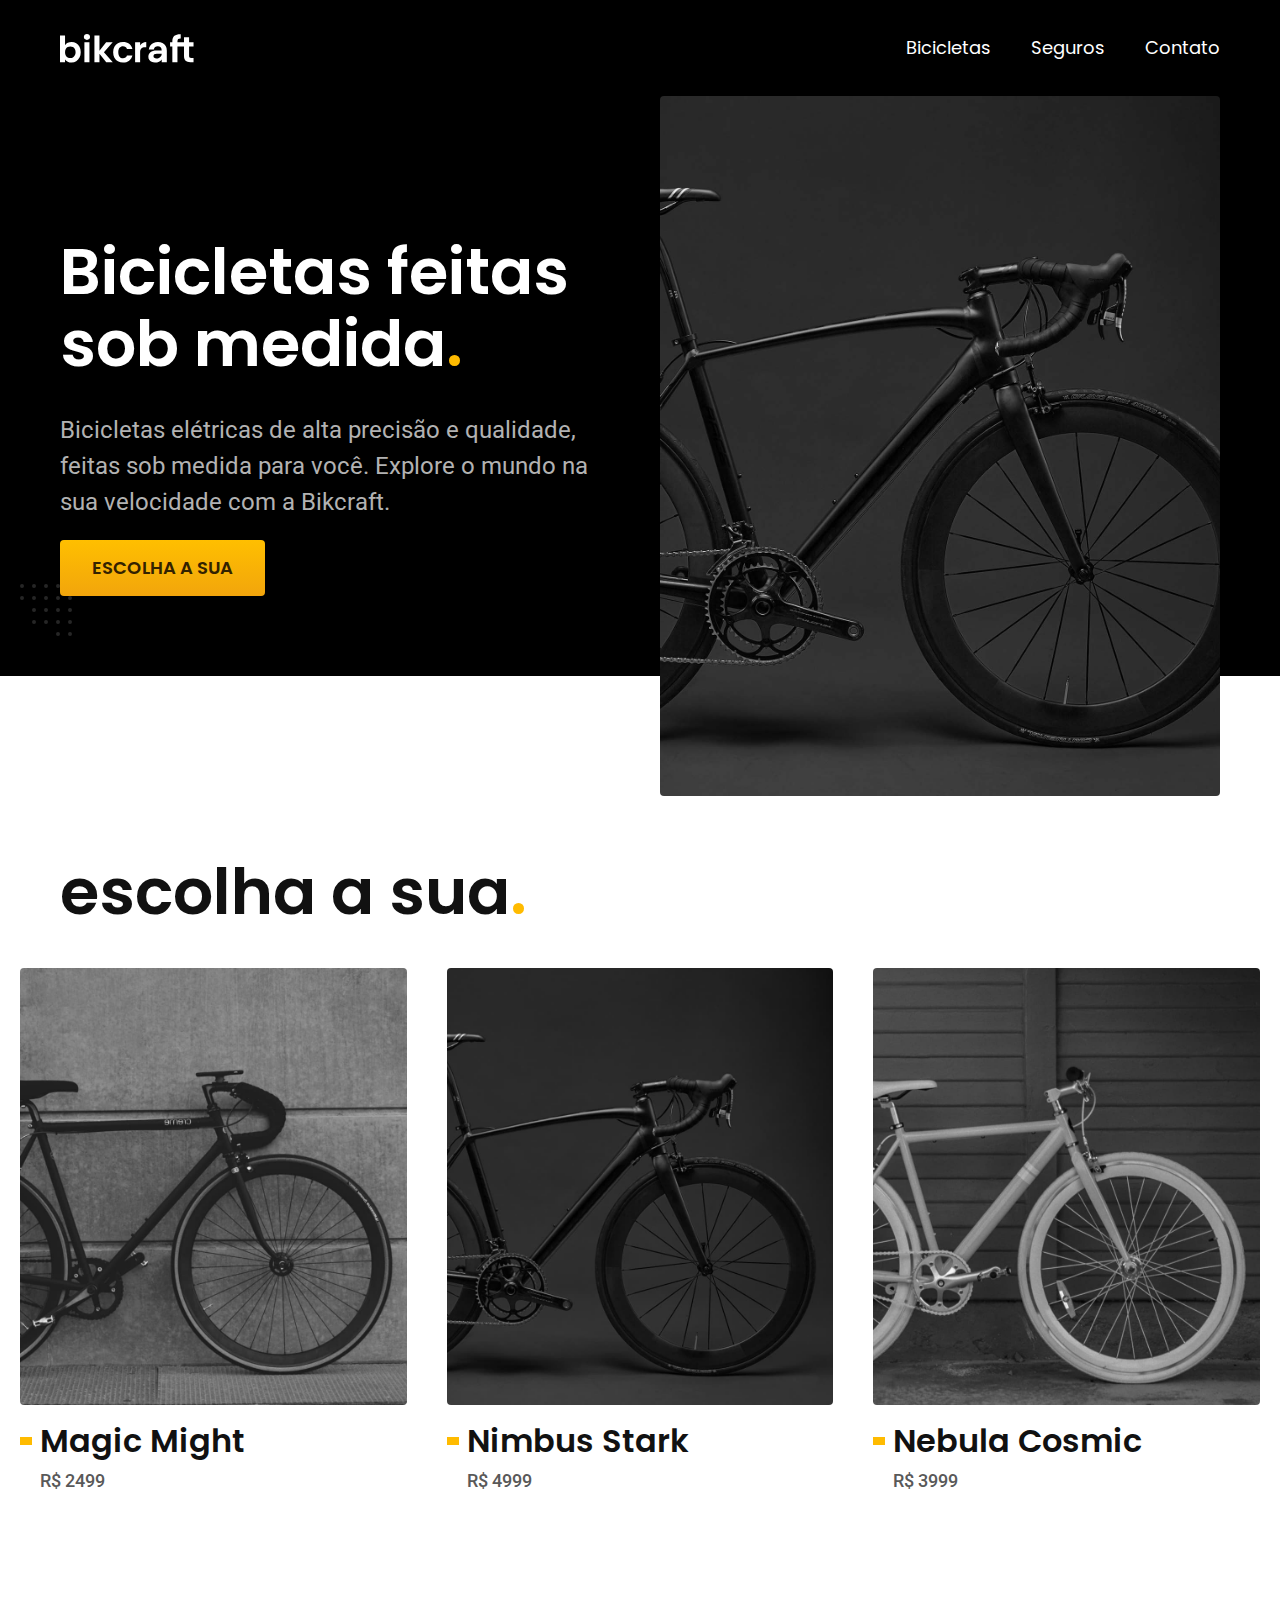
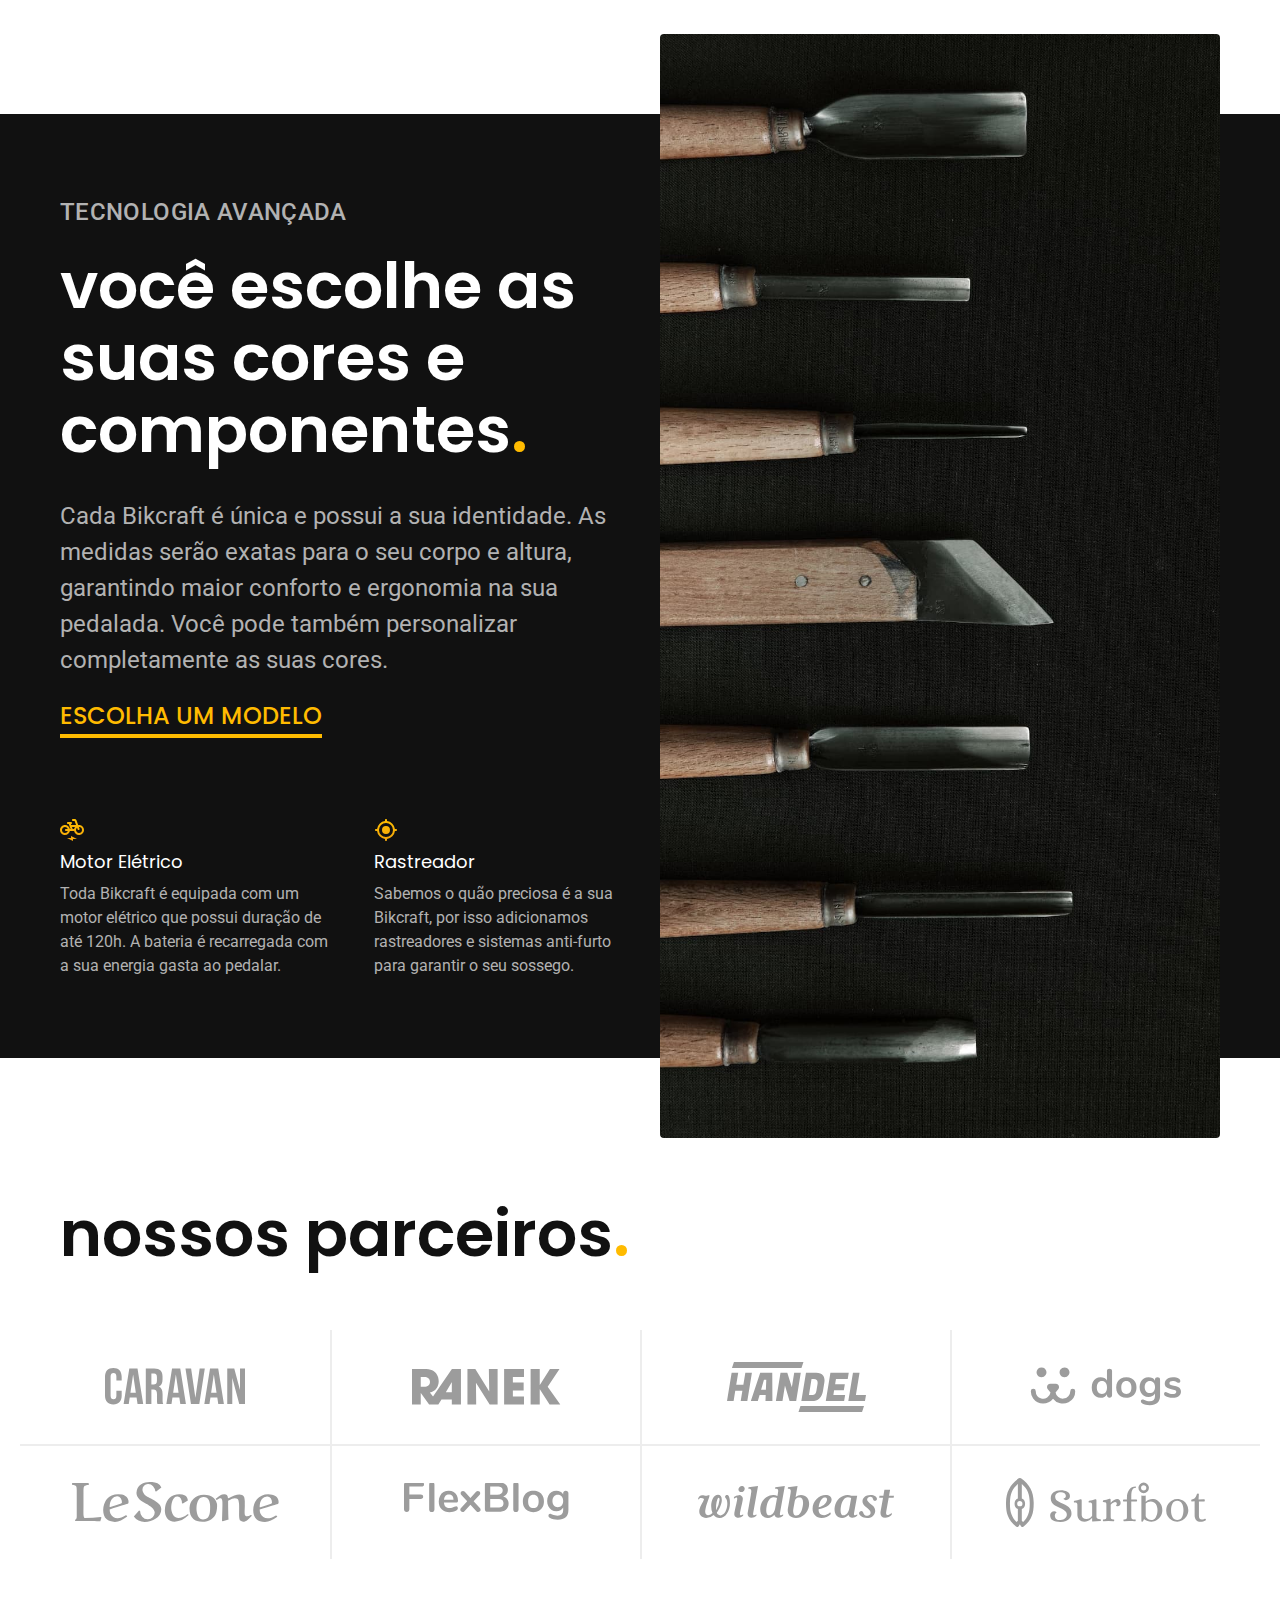
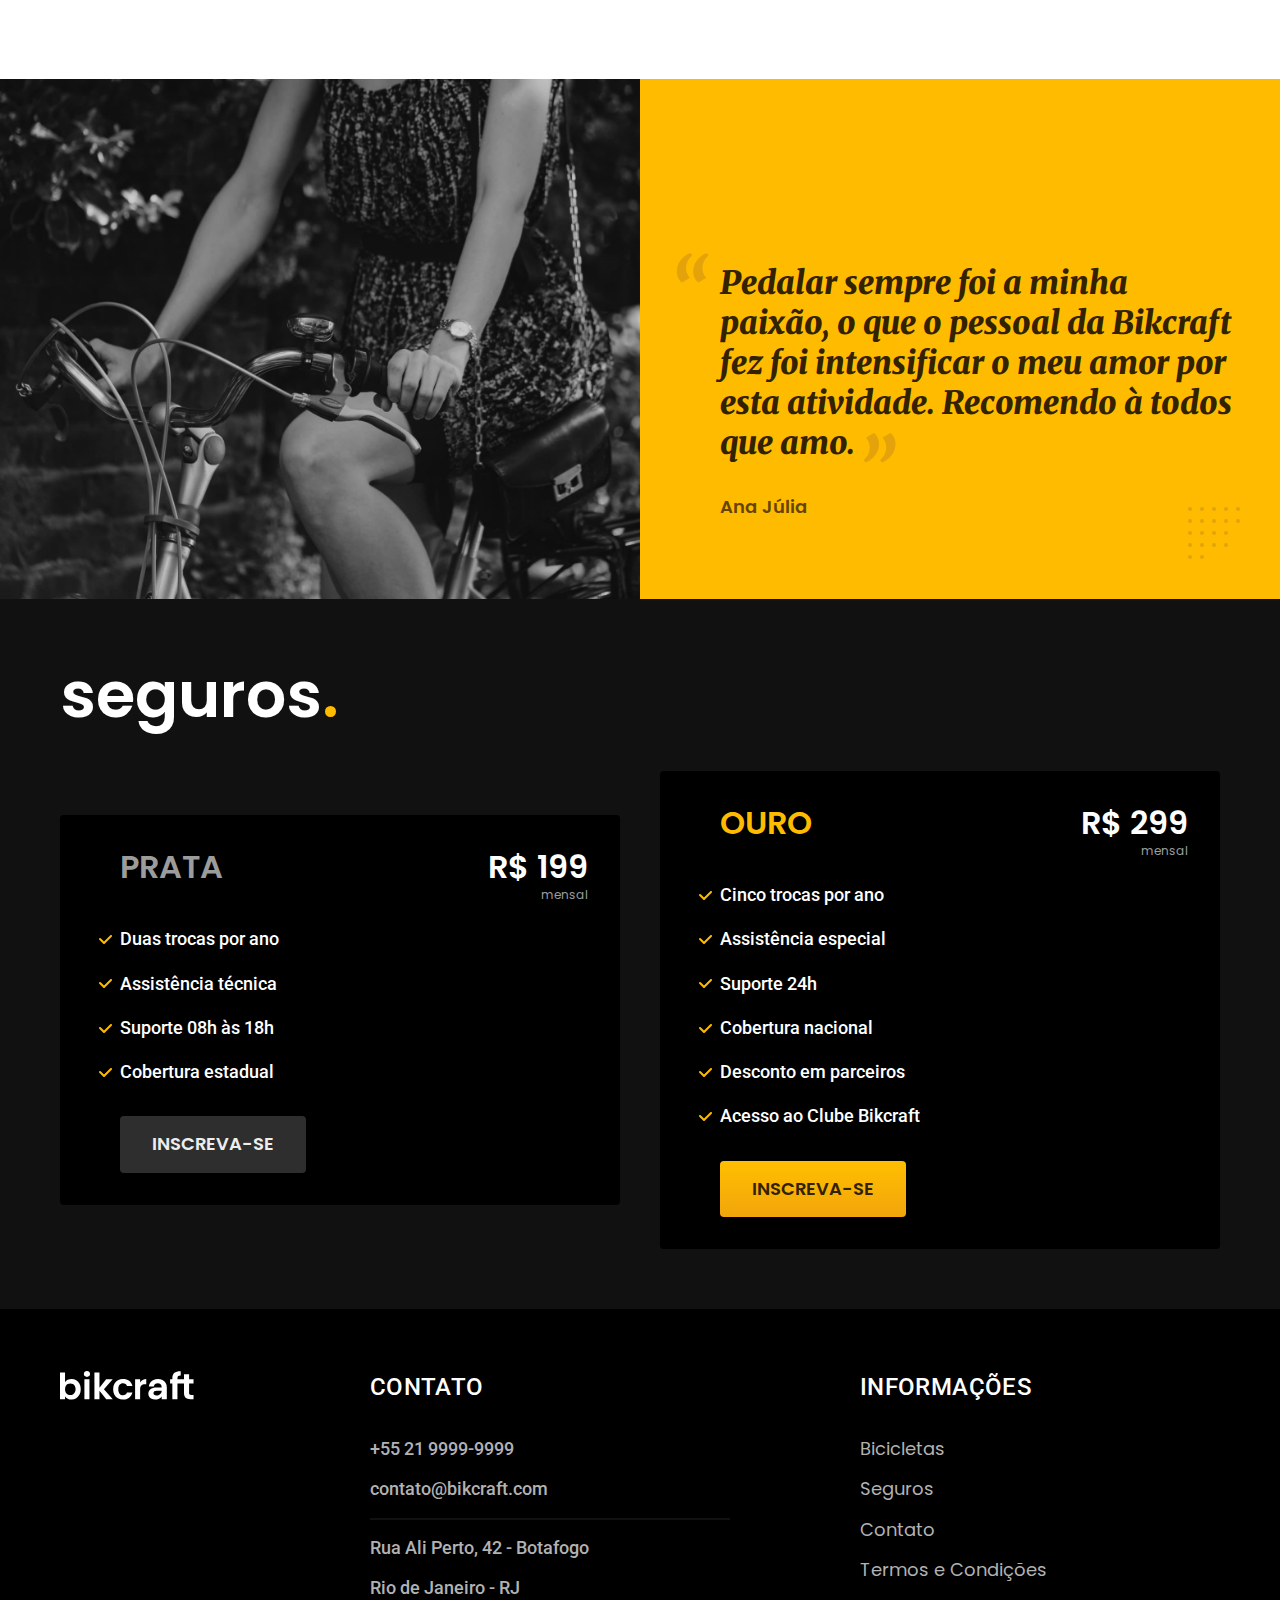
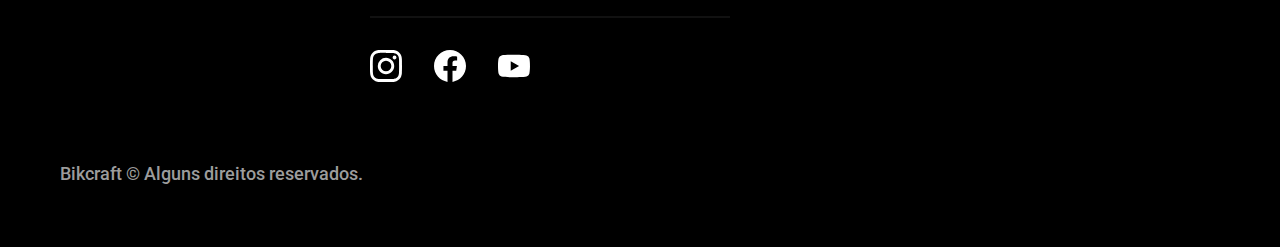
<file: index.html>
<!DOCTYPE html>
<html lang="pt-br">

<head>
  <meta charset="UTF-8">
  <meta name="viewport" content="width=device-width, initial-scale=1.0">

  <title>Bikcraft - Bicicletas Elétricas</title>
  <meta name="description" content="Bicicletas elétricas de alta precisão e qualidade, feitas sob medida para o cliente. Explore o mundo na sua velocidade com a Bikcraft.">

  
  <link rel="icon" href="./favicon.svg" type="image/svg+xml">
  <link rel="preload" href="./css/style.min.css" as="style">
  <link rel="stylesheet" href="./css/style.min.css">
    <script> document.documentElement.classList.add('js');</script>


  <link rel="preconnect" href="https://fonts.googleapis.com">
  <link rel="preconnect" href="https://fonts.gstatic.com" crossorigin>
  <link href="https://fonts.googleapis.com/css2?family=Merriweather:ital,wght@1,900&family=Poppins:wght@400;500;600&family=Roboto:wght@400;500&display=swap" rel="stylesheet">
  
</head>

<body>
  <header class="header-bg">
    <div class="header container">
      <a href="./">
        <img src="./img/bikcraft.svg" width="136" height="32" alt="Bikcraft">
      </a>

      <nav aria-label="primaria">
        <ul class="header-menu font-1-m cor-0">
          <li><a href="./bicicletas.html">Bicicletas</a></li>
          <li><a href="./seguros.html">Seguros</a></li>
          <li><a href="./contato.html">Contato</a></li>
        </ul>
      </nav>
    </div>
  </header>

  <main class="introducao-bg">
    <div class="introducao container">
      <div class="introducao-conteudo">
        <h1 class="font-1-xxl cor-0 fadeInDown" data-anime="200">Bicicletas feitas sob medida<span class="cor-p1">.</span></h1>
        <p class="font-2-l cor-5 fadeInDown" data-anime="400">Bicicletas elétricas de alta precisão e qualidade, feitas sob medida para você. Explore o mundo na sua velocidade com a Bikcraft.</p>
        <a class="botao fadeInDown" href="./bicicletas.html" data-anime="600">Escolha a sua</a>
      </div>
      <div>
        <img src="./img/fotos/introducao.jpg" width="1280" height="1600" alt="Bicicleta elétrica preta." data-anime="800" class="fadeInDown">
      </div>
    </div>
  </main>

  <article class="bicicletas-lista">
    <h2 class="container font-1-xxl">escolha a sua<span class="cor-p1">.</span></h2>

    <ul>
      <li>
        <a href="./bicicletas/magic.html">
          <img src="./img/bicicletas/magic-home.jpg" width="920" height="1040"  alt="Bicicleta preta">
          <h3 class="font-1-xl">Magic Might</h3>
          <span class="font-2-m cor-8">R$ 2499</span>
        </a>
      </li>
      <li>
        <a href="./bicicletas/nimbus.html">
          <img src="./img/bicicletas/nimbus-home.jpg" width="920" height="1040"  alt="Bicicleta preta">
          <h3 class="font-1-xl">Nimbus Stark</h3>
          <span class="font-2-m cor-8">R$ 4999</span>
        </a>
      </li>
      <li>
        <a href="./bicicletas/nebula.html">
          <img src="./img/bicicletas/nebula-home.jpg" width="920" height="1040"  alt="Bicicleta preta">
          <h3 class="font-1-xl">Nebula Cosmic</h3>
          <span class="font-2-m cor-8">R$ 3999</span>
        </a>
      </li>
    </ul>
  </article>

  <article class="tecnologia-bg">
    <div class="tecnologia container">
      <div class="tecnologia-conteudo">
        <span class="font-2-l-b cor-5">Tecnologia Avançada</span>
        <h2 class="font-1-xxl cor-0">você escolhe as suas cores e componentes<span class="cor-p1">.</span></h2>
        <p class="font-2-l cor-5">Cada Bikcraft é única e possui a sua identidade. As medidas serão exatas para o seu corpo e altura, garantindo maior conforto e ergonomia na sua pedalada. Você pode também personalizar completamente as suas cores.</p>
        <a class="link" href="./bicicletas.html">Escolha um modelo</a>
        <div class="tecnologia-vantagens">
          <div>
            <img src="./img/icones/eletrica.svg" width="24" height="24" alt="">
            <h3 class="font-1-m cor-0">Motor Elétrico</h3>
            <p class="font-2-s cor-5">Toda Bikcraft é equipada com um motor elétrico que possui duração de até 120h. A bateria é recarregada com a sua energia gasta ao pedalar.</p>
          </div>
          <div>
            <img src="./img/icones/rastreador.svg" width="24" height="24" alt="">
            <h3 class="font-1-m cor-0">Rastreador</h3>
            <p class="font-2-s cor-5">Sabemos o quão preciosa é a sua Bikcraft, por isso adicionamos rastreadores e sistemas anti-furto para garantir o seu sossego.</p>
          </div>
        </div>
      </div>
      <div class="tecnologia-imagem">
        <img src="./img/fotos/tecnologia.jpg" width="1200" height="1920" alt="">
      </div>
    </div>
  </article>

  <section class="parceiros" aria-label="Nossos Parceiros">
    <h2 class="container font-1-xxl">nossos parceiros<span class="cor-p1">.</span></h2>

    <ul>
      <li><img src="./img/parceiros/caravan.svg" width="140" height="38" alt="caravan"></li>
      <li><img src="./img/parceiros/ranek.svg" width="149" height="36" alt="ranek"></li>
      <li><img src="./img/parceiros/handel.svg" width="139" height="50"  alt="handel"></li>
      <li><img src="./img/parceiros/dogs.svg" width="152" height="39"  alt="dogs"></li>
      <li><img src="./img/parceiros/lescone.svg" width="208" height="41"  alt="lescone"></li>
      <li><img src="./img/parceiros/flexblog.svg" width="165" height="38"  alt="flexblog"></li>
      <li><img src="./img/parceiros/wildbeast.svg" width="196" height="34"  alt="wildbeast"></li>
      <li><img src="./img/parceiros/surfbot.svg" width="200" height="49"  alt="surfbot"></li>
    </ul>
  </section>

  <section class="depoimento" aria-label="Depoimento">
    <div>
      <img src="./img/fotos/depoimento.jpg" width="1560" height="1360"  alt="Pessoa pedalando uma bicicleta Bikcraft">
    </div>
    <div class="depoimento-conteudo">
      <blockquote class="font-1-xl cor-p5">
        <p>Pedalar sempre foi a minha paixão, o que o pessoal da Bikcraft fez foi intensificar o meu amor por esta atividade. Recomendo à todos que amo.</p>
      </blockquote>
      <span class="font-1-m-b cor-p4">Ana Júlia</span>
    </div>
  </section>

  <article class="seguros-bg">
    <div class="seguros container">
      <h2 class="font-1-xxl cor-0">seguros<span class="cor-p1">.</span></h2>
      <div class="seguros-item">
        <h3 class="font-1-xl cor-6">PRATA</h3>
        <span class="font-1-xl cor-0">R$ 199 <span class="font-1-xs cor-6">mensal</span></span>
        <ul class="font-2-m cor-0">
          <li>Duas trocas por ano</li>
          <li>Assistência técnica</li>
          <li>Suporte 08h às 18h</li>
          <li>Cobertura estadual</li>
        </ul>
        <a class="botao secundario" href="./orcamento.html">Inscreva-se</a>
      </div>

      <div class="seguros-item">
        <h3 class="font-1-xl cor-p1">OURO</h3>
        <span class="font-1-xl cor-0">R$ 299 <span class="font-1-xs cor-6">mensal</span></span>
        <ul class="font-2-m cor-0">
          <li>Cinco trocas por ano</li>
          <li>Assistência especial</li>
          <li>Suporte 24h</li>
          <li>Cobertura nacional</li>
          <li>Desconto em parceiros</li>
          <li>Acesso ao Clube Bikcraft</li>
        </ul>
        <a class="botao" href="./orcamento.html">Inscreva-se</a>
      </div>
    </div>
  </article>

  <footer class="footer-bg">
    <div class="footer container">
      <img src="./img/bikcraft.svg" width="136" height="32"  alt="Bikcraft">
      <div class="footer-contato">
        <h3 class="font-2-l-b cor-0">Contato</h3>
        <ul class="font-2-m cor-5">
          <li><a href="tel:+552199999999">+55 21 9999-9999</a></li>
          <li><a href="mailto:contato@bikcraft.com">contato@bikcraft.com</a></li>
          <li>Rua Ali Perto, 42 - Botafogo</li>
          <li>Rio de Janeiro - RJ</li>
        </ul>
        <div class="footer-redes">
          <a href="./">
            <img src="./img/redes/instagram.svg" width="32" height="23"  alt="Instagram">
          </a>
          <a href="./">
            <img src="./img/redes/facebook.svg" width="32" height="32"  alt="Facebook">
          </a>
          <a href="./">
            <img src="./img/redes/youtube.svg" width="32" height="32"  alt="Youtube">
          </a>
        </div>
      </div>
      <div class="footer-informacoes">
        <h3 class="font-2-l-b cor-0">Informações</h3>
        <nav>
          <ul class="font-1-m cor-5">
            <li><a href="./bicicletas.html">Bicicletas</a></li>
            <li><a href="./seguros.html">Seguros</a></li>
            <li><a href="./contato.html">Contato</a></li>
            <li><a href="./termos.html">Termos e Condições</a></li>
          </ul>
        </nav>
      </div>
      <p class="footer-copy font-2-m cor-6">Bikcraft © Alguns direitos reservados.</p>
    </div>
  </footer>
<script src="./js/plugins/simple-anime.js"></script>
<script src="./js/script.js"></script>
</body>


</html>
</file>
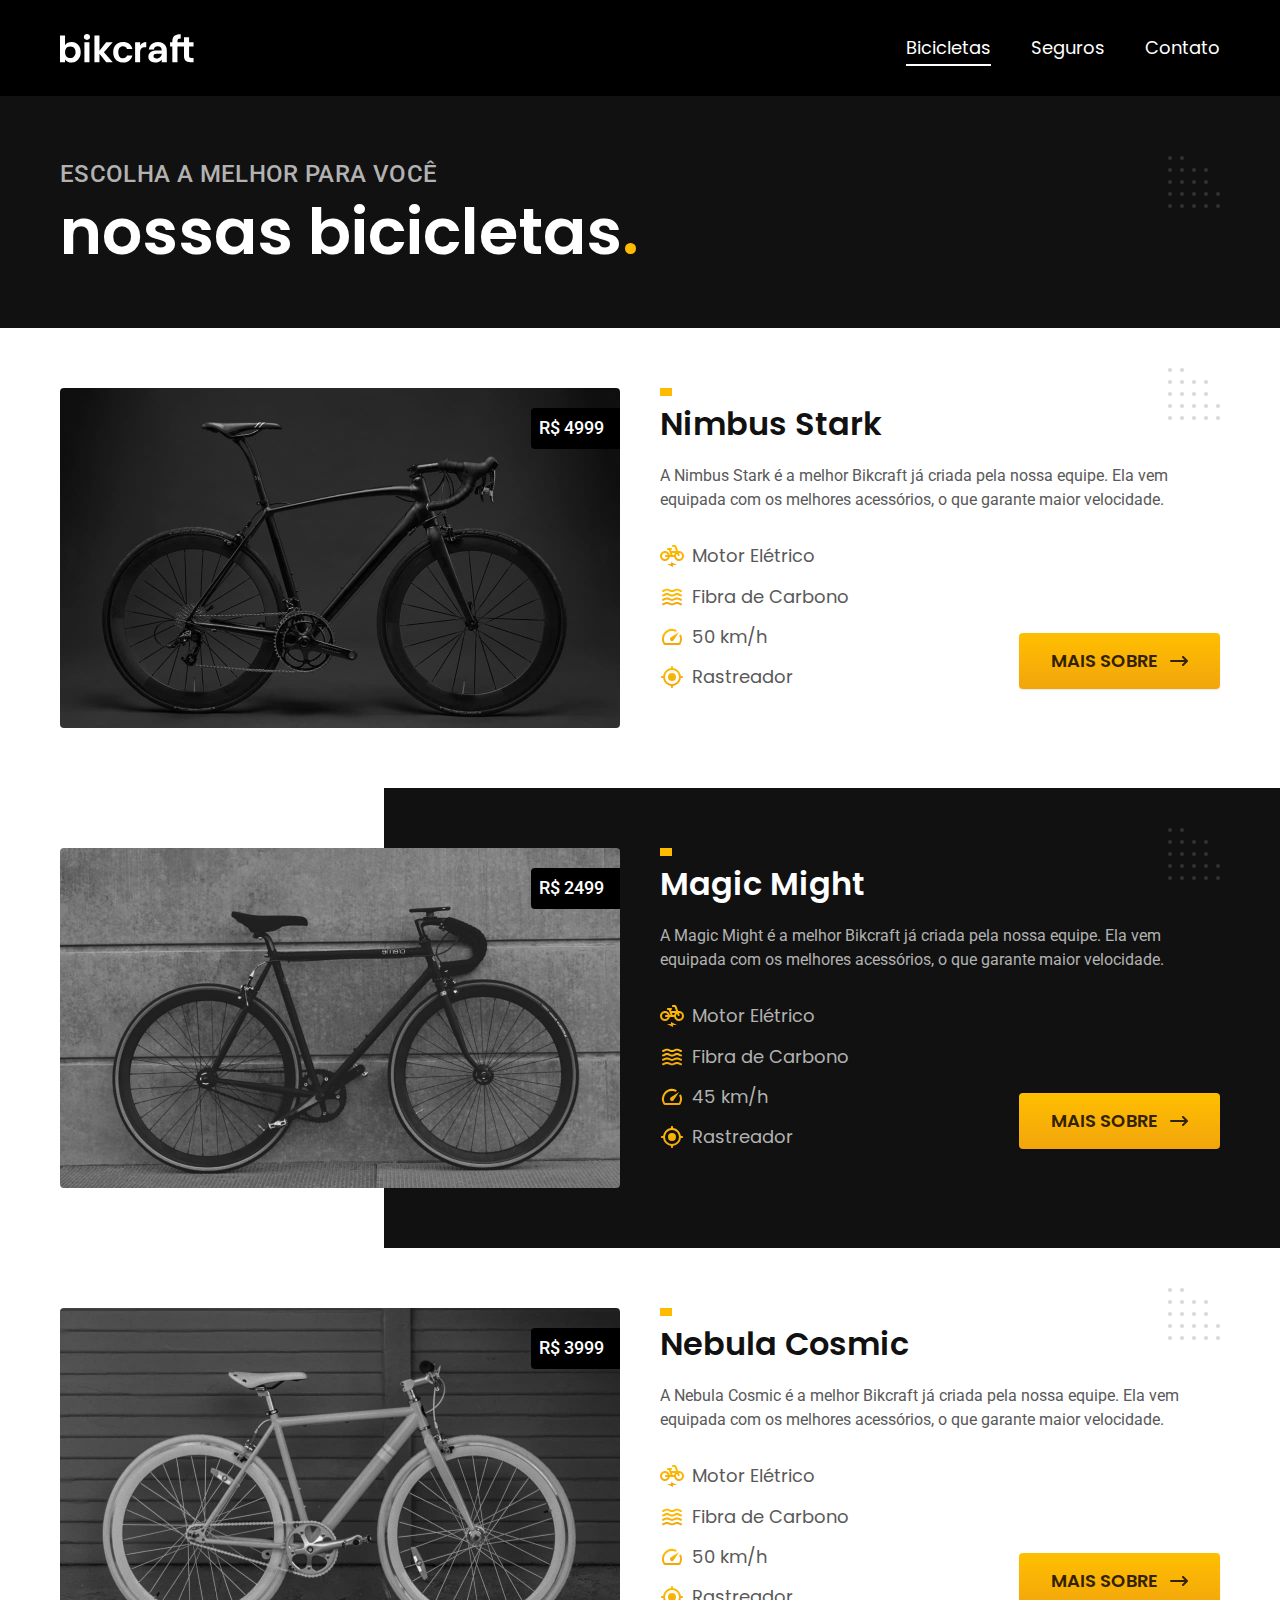
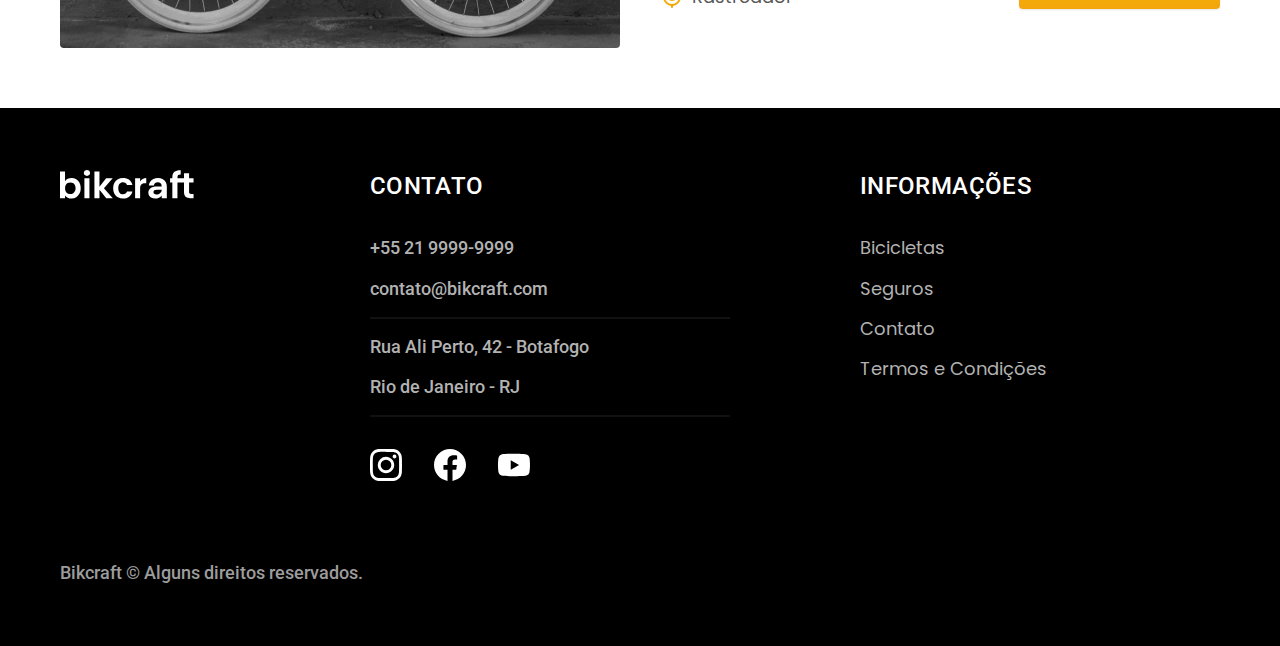
<file: bicicletas.html>
<!DOCTYPE html>
<html lang="pt-br">

<head>
  <meta charset="UTF-8">
  <meta name="viewport" content="width=device-width, initial-scale=1.0">

  <title>Bicicletas | Bikcraft</title>
  <meta name="description" content="Bicicletas">

  <link rel="icon" href="./favicon.svg" type="image/svg+xml">
  <link rel="preload" href="./css/style.min.css" as="style">

  <link rel="stylesheet" href="./css/style.min.css">
  <script> document.documentElement.classList.add('js');</script>

    
  <link rel="preconnect" href="https://fonts.googleapis.com">
  <link rel="preconnect" href="https://fonts.gstatic.com" crossorigin>
  <link href="https://fonts.googleapis.com/css2?family=Merriweather:ital,wght@1,900&family=Poppins:wght@400;500;600&family=Roboto:wght@400;500&display=swap" rel="stylesheet">
</head>

<body id="bicicletas">
  <header class="header-bg">
    <div class="header container">
      <a href="./">
        <img src="./img/bikcraft.svg" alt="Bikcraft">
      </a>

      <nav aria-label="primaria">
        <ul class="header-menu font-1-m cor-0">
          <li><a href="./bicicletas.html">Bicicletas</a></li>
          <li><a href="./seguros.html">Seguros</a></li>
          <li><a href="./contato.html">Contato</a></li>
        </ul>
      </nav>
    </div>
  </header>

  <main>
    <div class="titulo-bg">
      <div class="titulo container">
        <p class="font-2-l-b cor-5">Escolha a melhor para você</p>
        <h1 class="font-1-xxl cor-0">nossas bicicletas<span class="cor-p1">.</span></h1>
      </div>
    </div>

    <div class="bicicletas container">
      <div class="bicicletas-imagem">
        <img src="./img/bicicletas/nimbus.jpg" alt="Bicicleta preta">
        <span class="font-2-m cor-0">R$ 4999</span>
      </div>
      <div class="bicicletas-conteudo">
        <h2 class="font-1-xl">Nimbus Stark</h2>
        <p class="font-2-s cor-8">A Nimbus Stark é a melhor Bikcraft já criada pela nossa equipe. Ela vem equipada com os melhores acessórios, o que garante maior velocidade.</p>
        <ul class="font-1-m cor-8">
          <li>
            <img src="./img/icones/eletrica.svg" alt="">
            Motor Elétrico
          </li>
          <li>
            <img src="./img/icones/carbono.svg" alt="">
            Fibra de Carbono
          </li>
          <li>
            <img src="./img/icones/velocidade.svg" alt="">
            50 km/h
          </li>
          <li>
            <img src="./img/icones/rastreador.svg" alt="">
            Rastreador
          </li>
        </ul>
        <a class="botao seta" href="./bicicletas/nimbus.html">Mais Sobre</a>
      </div>
    </div>

    <div class="bicicletas-bg">
      <div class="bicicletas container">
        <div class="bicicletas-imagem">
          <img src="./img/bicicletas/magic.jpg" alt="Bicicleta preta">
          <span class="font-2-m cor-0">R$ 2499</span>
        </div>
        <div class="bicicletas-conteudo">
          <h2 class="font-1-xl cor-0">Magic Might</h2>
          <p class="font-2-s cor-5">A Magic Might é a melhor Bikcraft já criada pela nossa equipe. Ela vem equipada com os melhores acessórios, o que garante maior velocidade.</p>
          <ul class="font-1-m cor-5">
            <li>
              <img src="./img/icones/eletrica.svg" alt="">
              Motor Elétrico
            </li>
            <li>
              <img src="./img/icones/carbono.svg" alt="">
              Fibra de Carbono
            </li>
            <li>
              <img src="./img/icones/velocidade.svg" alt="">
              45 km/h
            </li>
            <li>
              <img src="./img/icones/rastreador.svg" alt="">
              Rastreador
            </li>
          </ul>
          <a class="botao seta" href="./bicicletas/magic.html">Mais Sobre</a>
        </div>
      </div>
    </div>

    <div class="bicicletas container">
      <div class="bicicletas-imagem">
        <img src="./img/bicicletas/nebula.jpg" alt="Bicicleta preta">
        <span class="font-2-m cor-0">R$ 3999</span>
      </div>
      <div class="bicicletas-conteudo">
        <h2 class="font-1-xl">Nebula Cosmic</h2>
        <p class="font-2-s cor-8">A Nebula Cosmic é a melhor Bikcraft já criada pela nossa equipe. Ela vem equipada com os melhores acessórios, o que garante maior velocidade.</p>
        <ul class="font-1-m cor-8">
          <li>
            <img src="./img/icones/eletrica.svg" alt="">
            Motor Elétrico
          </li>
          <li>
            <img src="./img/icones/carbono.svg" alt="">
            Fibra de Carbono
          </li>
          <li>
            <img src="./img/icones/velocidade.svg" alt="">
            50 km/h
          </li>
          <li>
            <img src="./img/icones/rastreador.svg" alt="">
            Rastreador
          </li>
        </ul>
        <a class="botao seta" href="./bicicletas/nebula.html">Mais Sobre</a>
      </div>
    </div>

  </main>

  <footer class="footer-bg">
    <div class="footer container">
      <img src="./img/bikcraft.svg" alt="Bikcraft">
      <div class="footer-contato">
        <h3 class="font-2-l-b cor-0">Contato</h3>
        <ul class="font-2-m cor-5">
          <li><a href="tel:+552199999999">+55 21 9999-9999</a></li>
          <li><a href="mailto:contato@bikcraft.com">contato@bikcraft.com</a></li>
          <li>Rua Ali Perto, 42 - Botafogo</li>
          <li>Rio de Janeiro - RJ</li>
        </ul>
        <div class="footer-redes">
          <a href="./">
            <img src="./img/redes/instagram.svg" alt="Instagram">
          </a>
          <a href="./">
            <img src="./img/redes/facebook.svg" alt="Facebook">
          </a>
          <a href="./">
            <img src="./img/redes/youtube.svg" alt="Youtube">
          </a>
        </div>
      </div>
      <div class="footer-informacoes">
        <h3 class="font-2-l-b cor-0">Informações</h3>
        <nav>
          <ul class="font-1-m cor-5">
            <li><a href="./bicicletas.html">Bicicletas</a></li>
            <li><a href="./seguros.html">Seguros</a></li>
            <li><a href="./contato.html">Contato</a></li>
            <li><a href="./termos.html">Termos e Condições</a></li>
          </ul>
        </nav>
      </div>
      <p class="footer-copy font-2-m cor-6">Bikcraft © Alguns direitos reservados.</p>
    </div>
  </footer>
<script src="./js/script.js"></script>
</body>


</html>
</file>
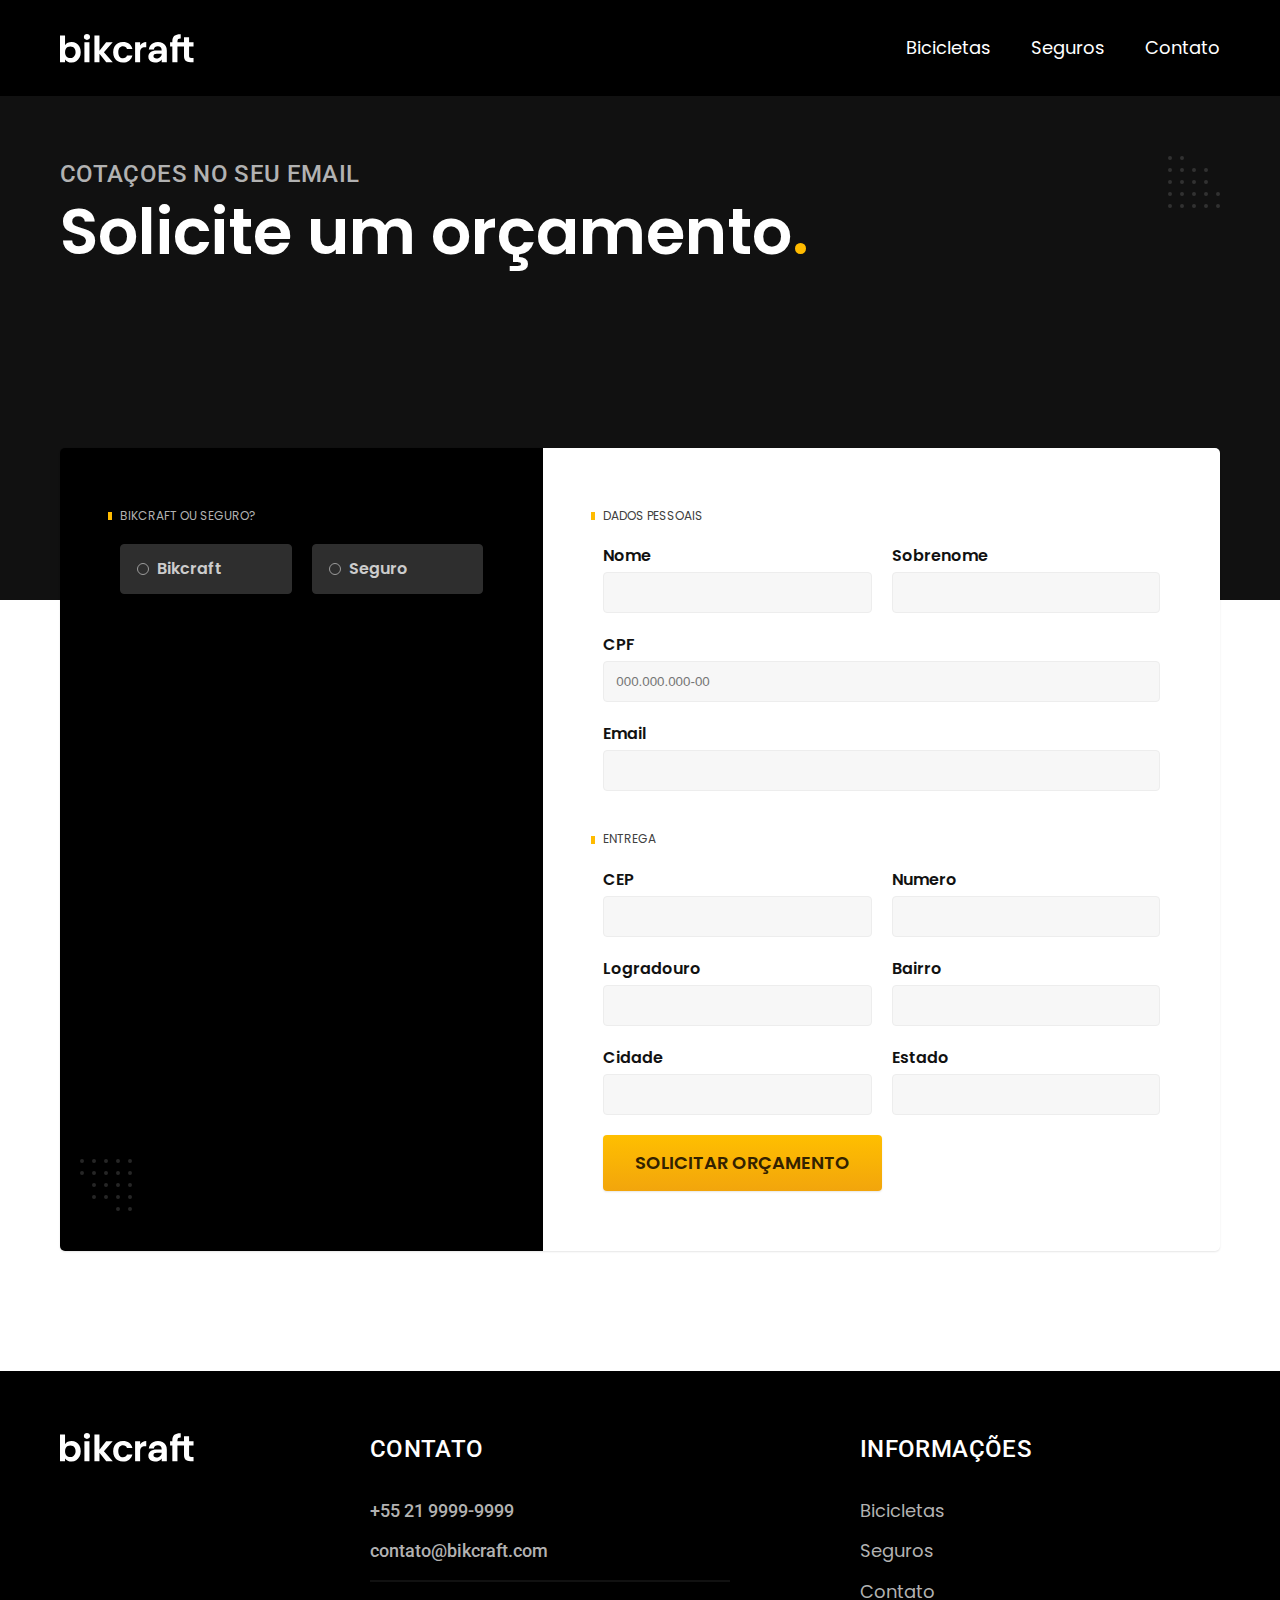
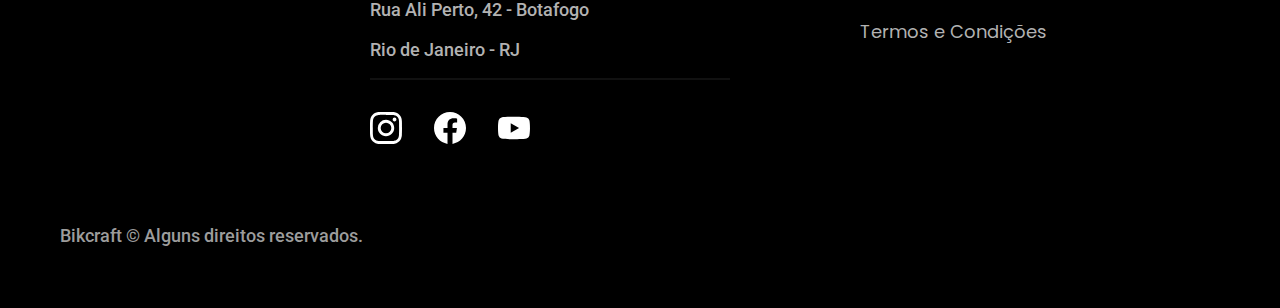
<file: orcamento.html>
<!DOCTYPE html>
<html lang="pt-br">

<head>
  <meta charset="UTF-8">
  <meta name="viewport" content="width=device-width, initial-scale=1.0">

  <title>Orçamento  | Bikcraft</title>
  <meta name="description" content="Termos e condições.">

  <link rel="icon" href="./favicon.svg" type="image/svg+xml">
  <link rel="preload" href="./css/style.min.css" as="style">

  <link rel="stylesheet" href="./css/style.min.css">
  <script> document.documentElement.classList.add('js');</script>

    
  <link rel="preconnect" href="https://fonts.googleapis.com">
  <link rel="preconnect" href="https://fonts.gstatic.com" crossorigin>
  <link href="https://fonts.googleapis.com/css2?family=Merriweather:ital,wght@1,900&family=Poppins:wght@400;500;600&family=Roboto:wght@400;500&display=swap" rel="stylesheet">
</head>

<body id="orcamento">
  <header class="header-bg">
    <div class="header container">
      <a href="./">
        <img src="./img/bikcraft.svg" alt="Bikcraft">
      </a>

      <nav aria-label="primaria">
        <ul class="header-menu font-1-m cor-0">
          <li><a href="./bicicletas.html">Bicicletas</a></li>
          <li><a href="./seguros.html">Seguros</a></li>
          <li><a href="./contato.html">Contato</a></li>
        </ul>
      </nav>
    </div>
  </header>

  <main>
    <div class="titulo-bg">
      <div class="titulo container">
        <p class="font-2-l-b cor-5">Cotaçoes no seu Email</p>
        <h1 class="font-1-xxl cor-0">Solicite um orçamento<span class="cor-p1">.</span></h1>
      </div>
    </div>

    <form class="orcamento container" action="">
      <div class="orcamento-produto">
        <h2 class="font-1-xs cor-5">Bikcraft ou Seguro?</h2>

        <input type="radio" name="tipo" value="bikcraft" id="bikcraft">
        <label for="bikcraft">Bikcraft</label>

        <input type="radio" name="tipo" value="seguro" id="seguro">
        <label for="seguro">Seguro</label>
        
        <div class="orcamento-conteudo" id="orcamento-bikcraft">
          <h2 class="font-1-xs cor-5">Escolha a sua</h2>

          <input type="radio" name="produto" value="nimbus" id="nimbus">
          <label for="nimbus">Nimbus Stark <span>R$ 4999</span></label>
          <div class="orcamento-detalhes">
            <ul>
              <li><img src="./img/icones/eletrica.svg" alt="">Motor Elétrico</li>
              <li><img src="./img/icones/carbono.svg" alt="">Fibra de Carbono</li>
              <li><img src="./img/icones/velocidade.svg" alt="">50 km/h</li>
              <li><img src="./img/icones/rastreador.svg" alt="">Rastreador</li>
            </ul>
            <img src="./img/bicicletas/nimbus.jpg" alt="bicicleta preta">
          </div>

          <input type="radio" name="produto" value="magic" id="magic">
          <label for="magic">Magic Might<span>R$ 2499</span></label>
          <div class="orcamento-detalhes">
            <ul>
              <li><img src="./img/icones/eletrica.svg" alt="">Motor Elétrico</li>
              <li><img src="./img/icones/carbono.svg" alt="">Fibra de Carbono</li>
              <li><img src="./img/icones/velocidade.svg" alt="">45 km/h</li>
              <li><img src="./img/icones/rastreador.svg" alt="">Rastreador</li>
            </ul>
            <img src="./img/bicicletas/magic.jpg" alt="bicicleta preta">
          </div>

          <input type="radio" name="produto" value="nebula" id="nebula">
          <label for="nebula">Nebula Cosmic <span>R$ 3999</span></label>
          <div class="orcamento-detalhes">
            <ul>
              <li><img src="./img/icones/eletrica.svg" alt="">Motor Elétrico</li>
              <li><img src="./img/icones/carbono.svg" alt="">Fibra de Carbono</li>
              <li><img src="./img/icones/velocidade.svg" alt="">40 km/h</li>
              <li><img src="./img/icones/rastreador.svg" alt="">Rastreador</li>
            </ul>
            <img src="./img/bicicletas/nebula.jpg" alt="bicicleta branca">
          </div>
        </div>

        <div class="orcamento-conteudo" id="orcamento-seguro">
          <h2 class="font-1-xs cor-5">Escolha o plano</h2>
          <input type="radio" name="produto" value="prata" id="prata">
          <label for="prata">Prata<span>R$ 199</span></label>

          <div class="seguro-detalhes">
            <ul>
              <li>Duas trocas por ano</li>
              <li>Assistência técnica</li>
              <li>Suporte 08h às 18h</li>
              <li>Cobertura estadual</li>
            </ul>
          </div>

          <input type="radio" name="produto" value="ouro" id="ouro">
          <label for="ouro">Ouro<span>R$ 299</span></label>

          <div class="seguro-detalhes">
            <ul>
              <li>Cinco trocas por ano</li>
              <li>Assistência especial</li>
              <li>Suporte 24h</li>
              <li>Cobertura nacional</li>
              <li>Desconto em parceiros</li>
              <li>Acesso ao Clube Bikcraft</li>
            </ul>
          </div>
          
        </div>
      </div>
      <div class="orcamento-dados form">
        <h2 class="font-1-xs cor-9 col-2">Dados Pessoais</h2>
        <div>
          <label for="nome">Nome</label>
          <input type="text" id="nome" name="nome">
        </div>
        <div>
          <label for="sobrenome">Sobrenome</label>
          <input type="text" id="sobrenome" name="sobrenome">
        </div>
        <div class="col-2">
          <label for="nome">CPF</label>
          <input type="text" id="cpf" name="cpf" placeholder="000.000.000-00" >
        </div>
        <div class="col-2">
          <label for="email">Email</label>
          <input type="email" id="email" name="email">
        </div>
        <h2 class="font-1-xs cor-9 col-2">entrega</h2>
        <div>
          <label for="cep">CEP</label>
          <input type="text" id="cep" name="cep">
        </div>
        <div>
          <label for="numero">Numero</label>
          <input type="text" id="numero" name="numero">
        </div>
        <div>
          <label for="logradouro">Logradouro</label>
          <input type="text" id="logradouro" name="logradouro">
        </div>
        <div>
          <label for="bairro">Bairro</label>
          <input type="text" id="bairro" name="bairro">
        </div>
        <div>
          <label for="cidade">Cidade</label>
          <input type="text" id="cidade" name="cidade">
        </div>
        <div>
          <label for="estado">Estado</label>
          <input type="text" id="estado" name="estado">
        </div>
        <button class="botao col-2">Solicitar Orçamento</button>


      </div>
    </form>
  </main>

  <footer class="footer-bg">
    <div class="footer container">
      <img src="./img/bikcraft.svg" alt="Bikcraft">
      <div class="footer-contato">
        <h3 class="font-2-l-b cor-0">Contato</h3>
        <ul class="font-2-m cor-5">
          <li><a href="tel:+552199999999">+55 21 9999-9999</a></li>
          <li><a href="mailto:contato@bikcraft.com">contato@bikcraft.com</a></li>
          <li>Rua Ali Perto, 42 - Botafogo</li>
          <li>Rio de Janeiro - RJ</li>
        </ul>
        <div class="footer-redes">
          <a href="./">
            <img src="./img/redes/instagram.svg" alt="Instagram">
          </a>
          <a href="./">
            <img src="./img/redes/facebook.svg" alt="Facebook">
          </a>
          <a href="./">
            <img src="./img/redes/youtube.svg" alt="Youtube">
          </a>
        </div>
      </div>
      <div class="footer-informacoes">
        <h3 class="font-2-l-b cor-0">Informações</h3>
        <nav>
          <ul class="font-1-m cor-5">
            <li><a href="./bicicletas.html">Bicicletas</a></li>
            <li><a href="./seguros.html">Seguros</a></li>
            <li><a href="./contato.html">Contato</a></li>
            <li><a href="./termos.html">Termos e Condições</a></li>
          </ul>
        </nav>
      </div>
      <p class="footer-copy font-2-m cor-6">Bikcraft © Alguns direitos reservados.</p>
    </div>
  </footer>
<script src="./js/script.js"></script>
</body>


</html>
</file>
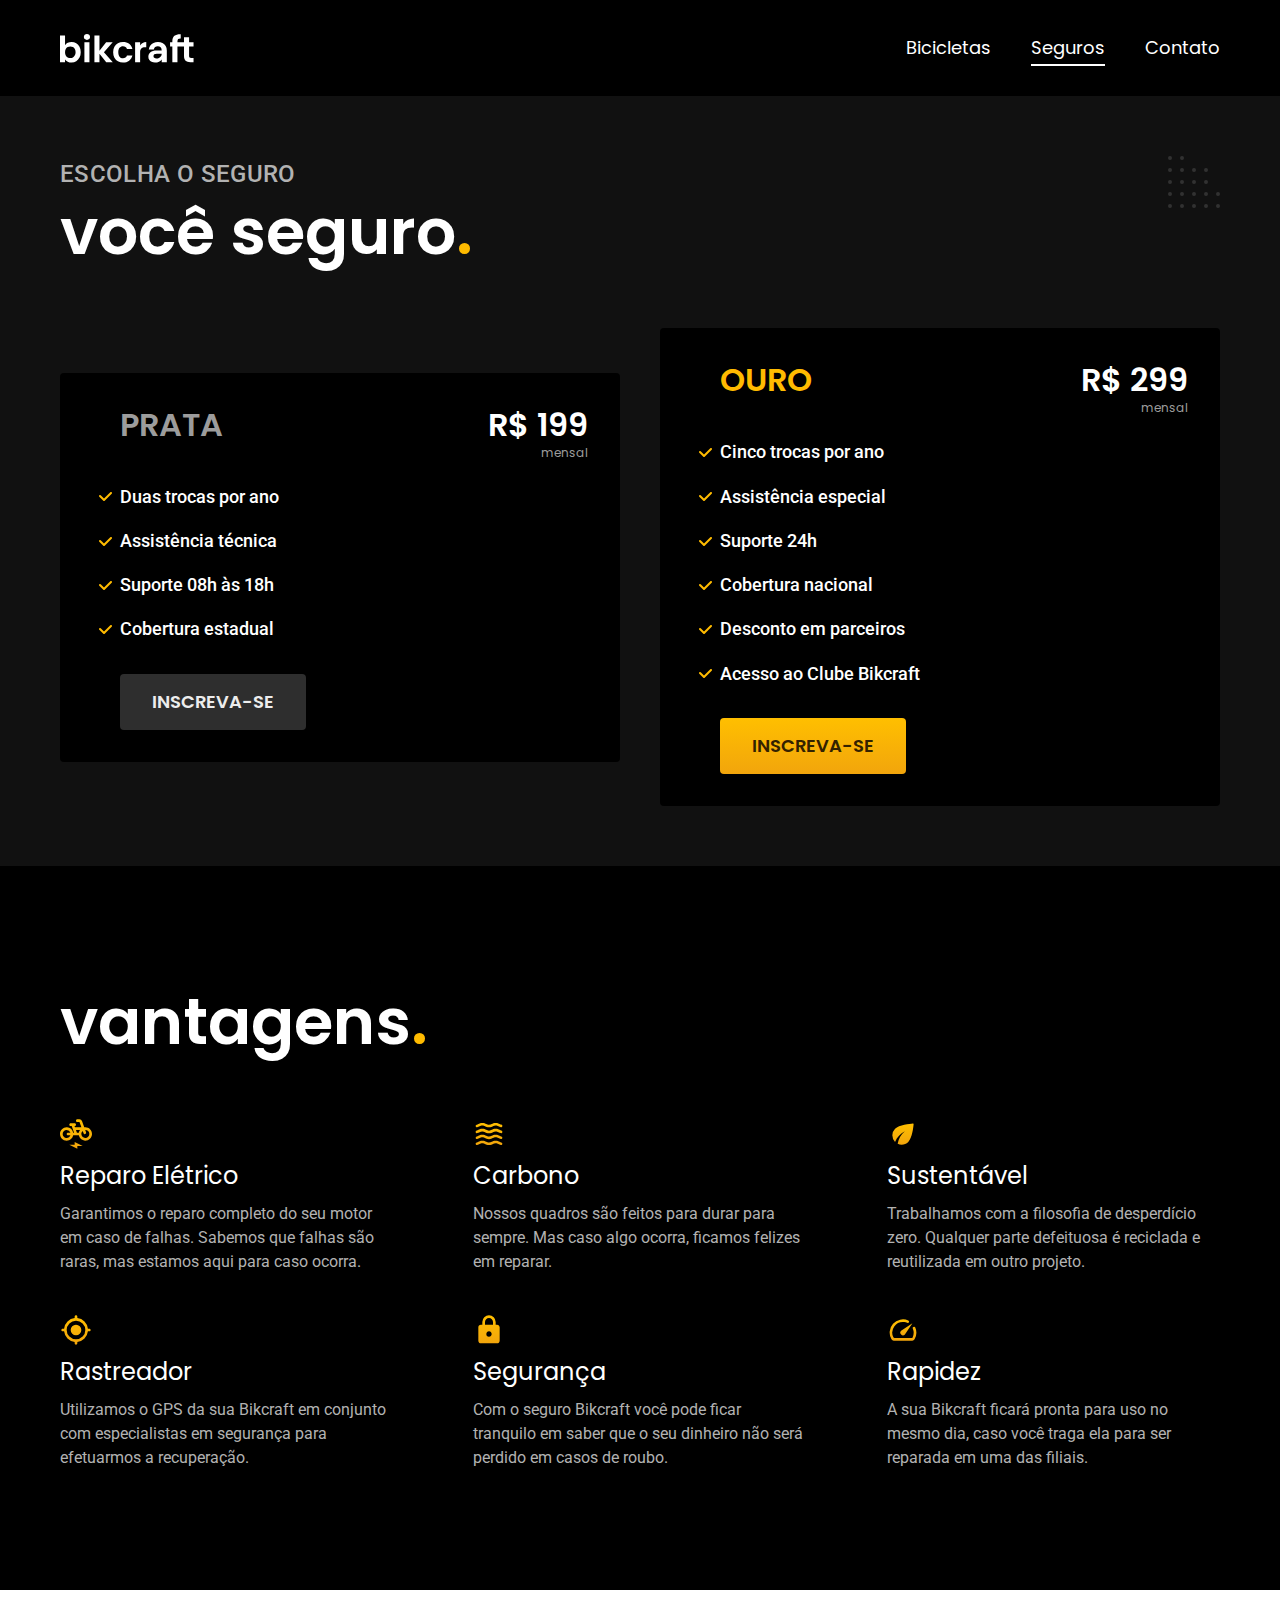
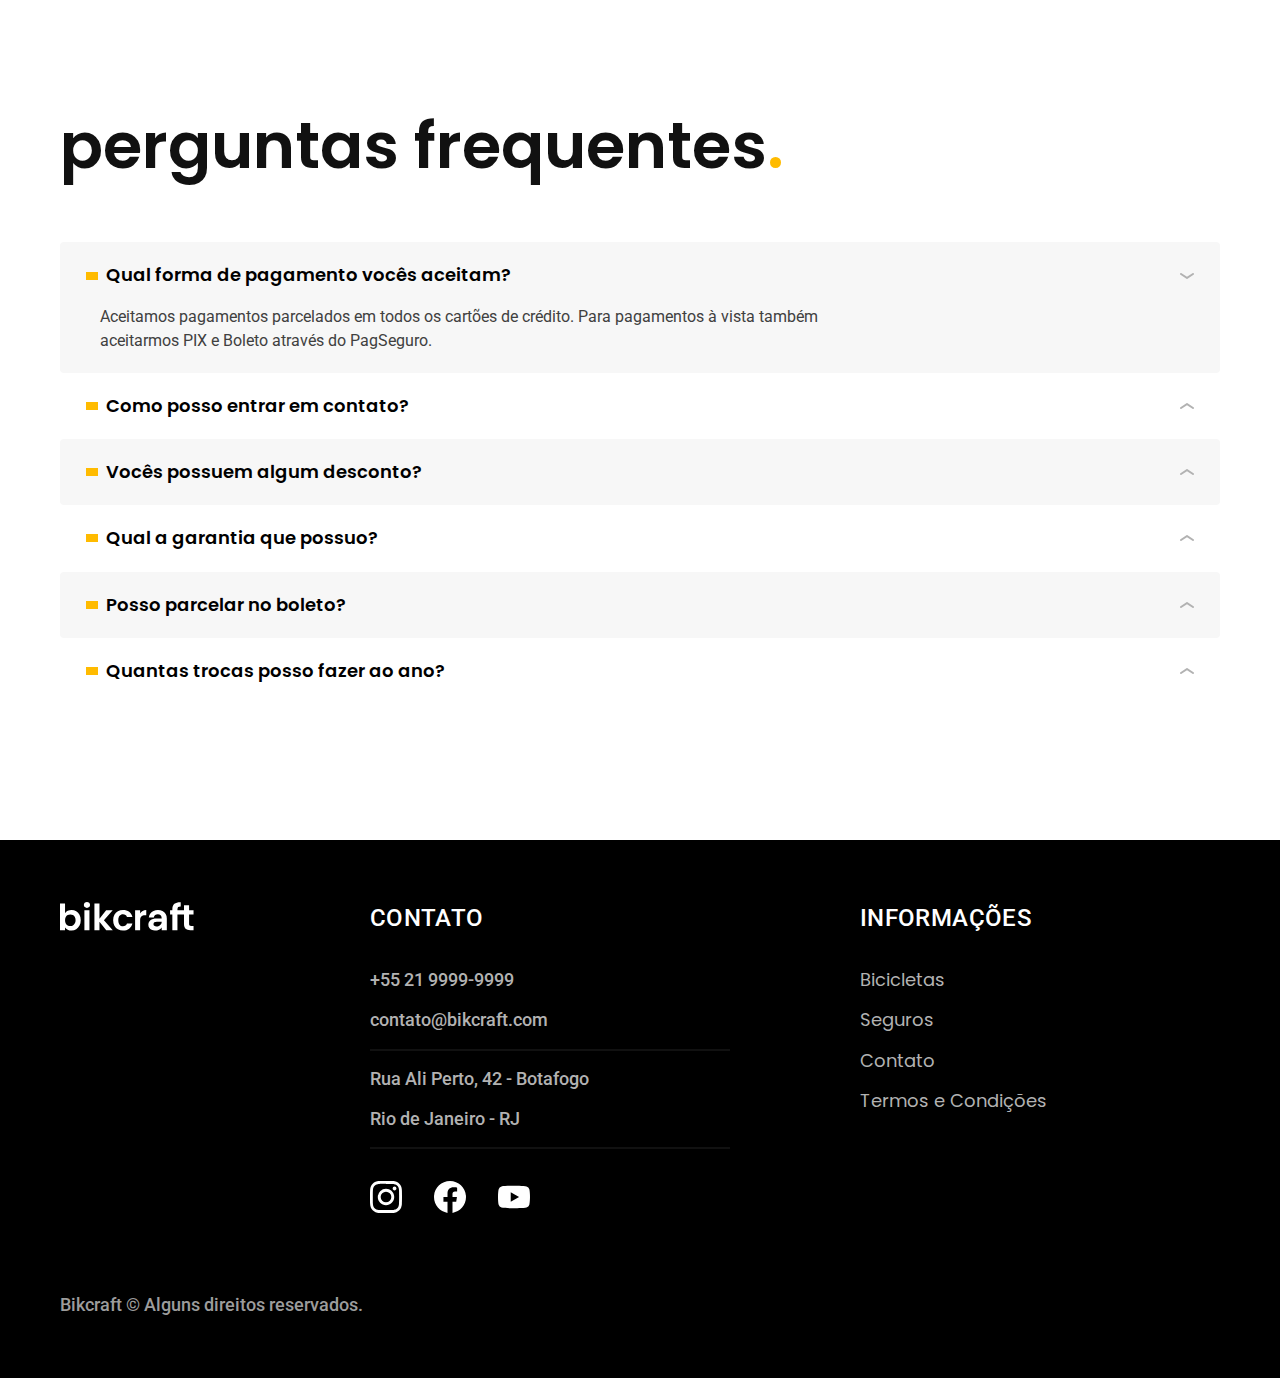
<file: seguros.html>
<!DOCTYPE html>
<html lang="pt-br">
    <script> document.documentElement.classList.add('js');</script>
  <link rel="preconnect" href="https://fonts.googleapis.com">
<link rel="preconnect" href="https://fonts.gstatic.com" crossorigin>
<link href="https://fonts.googleapis.com/css2?family=Merriweather:ital,wght@1,900&family=Poppins:wght@400;500;600&family=Roboto:wght@400;500&display=swap" rel="stylesheet">
<head>
  <meta charset="UTF-8">
  <meta name="viewport" content="width=device-width, initial-scale=1.0">

  <title>Seguros | Bikcraft</title>
  <meta name="description" content="Seguros.">

  <link rel="icon" href="./favicon.svg" type="image/svg+xml">
  <link rel="preload" href="./css/style.min.css" as="style">

  <link rel="stylesheet" href="./css/style.min.css">
  <script> document.documentElement.classList.add('js');</script>

    
  <link rel="preconnect" href="https://fonts.googleapis.com">
  <link rel="preconnect" href="https://fonts.gstatic.com" crossorigin>
  <link href="https://fonts.googleapis.com/css2?family=Merriweather:ital,wght@1,900&family=Poppins:wght@400;500;600&family=Roboto:wght@400;500&display=swap" rel="stylesheet">
</head>

<body id="seguros">
  <header class="header-bg">
    <div class="header container">
      <a href="./">
        <img src="./img/bikcraft.svg" alt="Bikcraft">
      </a>

      <nav aria-label="primaria">
        <ul class="header-menu font-1-m cor-0">
          <li><a href="./bicicletas.html">Bicicletas</a></li>
          <li><a href="./seguros.html">Seguros</a></li>
          <li><a href="./contato.html">Contato</a></li>
        </ul>
      </nav>
    </div>
  </header>

  <main class="seguros-bg">
    <div class="titulo-bg">
      <div class="titulo container">
        <p class="font-2-l-b cor-5">Escolha o seguro</p>
        <h1 class="font-1-xxl cor-0">você seguro<span class="cor-p1">.</span></h1>
      </div>
    </div>

    <div class="seguros container">

      <div class="seguros-item fadeInLeft" data-anime="200">
        <h3 class="font-1-xl cor-6">PRATA</h3>
        <span class="font-1-xl cor-0">R$ 199 <span class="font-1-xs cor-6">mensal</span></span>
        <ul class="font-2-m cor-0">
          <li>Duas trocas por ano</li>
          <li>Assistência técnica</li>
          <li>Suporte 08h às 18h</li>
          <li>Cobertura estadual</li>
        </ul>
        <a class="botao secundario" href="./orcamento.html?tipo=seguro&produto=prata">Inscreva-se</a>
      </div>

      <div class="seguros-item fadeInRight" data-anime="400">
        <h3 class="font-1-xl cor-p1">OURO</h3>
        <span class="font-1-xl cor-0">R$ 299 <span class="font-1-xs cor-6">mensal</span></span>
        <ul class="font-2-m cor-0">
          <li>Cinco trocas por ano</li>
          <li>Assistência especial</li>
          <li>Suporte 24h</li>
          <li>Cobertura nacional</li>
          <li>Desconto em parceiros</li>
          <li>Acesso ao Clube Bikcraft</li>
        </ul>
        <a class="botao" href="./orcamento.html?tipo=seguro&produto=ouro">Inscreva-se</a>
      </div>
    </div>
  </main>

  <article class="vantagens-bg">
    <div class="vantagens container">
      <h2 class="font-1-xxl cor-0">vantagens<span class="cor-p1">.</span></h2>
      <ul>
        <li>
          <img src="./img/icones/eletrica.svg" alt="">
          <h3 class="font-1-l cor-0">Reparo Elétrico</h3>
          <p class="font-2-s cor-5">Garantimos o reparo completo do seu motor em caso de falhas. Sabemos que falhas são raras, mas estamos aqui para caso ocorra.</p>
        </li>
        <li>
          <img src="./img/icones/carbono.svg" alt="">
          <h3 class="font-1-l cor-0">Carbono</h3>
          <p class="font-2-s cor-5">Nossos quadros são feitos para durar para sempre. Mas caso algo ocorra, ficamos felizes em reparar.</p>
        </li>
        <li>
          <img src="./img/icones/sustentavel.svg" alt="">
          <h3 class="font-1-l cor-0">Sustentável</h3>
          <p class="font-2-s cor-5">Trabalhamos com a filosofia de desperdício zero. Qualquer parte defeituosa é reciclada e reutilizada em outro projeto.</p>
        </li>
        <li>
          <img src="./img/icones/rastreador.svg" alt="">
          <h3 class="font-1-l cor-0">Rastreador</h3>
          <p class="font-2-s cor-5">Utilizamos o GPS da sua Bikcraft em conjunto com especialistas em segurança para efetuarmos a recuperação.</p>
        </li>
        <li>
          <img src="./img/icones/seguro.svg" alt="">
          <h3 class="font-1-l cor-0">Segurança</h3>
          <p class="font-2-s cor-5">Com o seguro Bikcraft você pode ficar tranquilo em saber que o seu dinheiro não será perdido em casos de roubo.</p>
        </li>
        <li>
          <img src="./img/icones/velocidade.svg" alt="">
          <h3 class="font-1-l cor-0">Rapidez</h3>
          <p class="font-2-s cor-5">A sua Bikcraft ficará pronta para uso no mesmo dia, caso você traga ela para ser reparada em uma das filiais.</p>
        </li>
      </ul>
    </div>
  </article>

  <article class="perguntas container">
    <h2 class="font-1-xxl">perguntas frequentes<span class="cor-p1">.</span></h2>

    <dl>
      <div>
        <dt> <button class="font-1-m-b" aria-controls="pergunta1" aria-expanded="true">Qual forma de pagamento vocês aceitam?</button></dt>
        <dd id="pergunta1" class="font-2-s cor-9 ativa">Aceitamos pagamentos parcelados em todos os cartões de crédito. Para pagamentos à vista também aceitarmos PIX e Boleto através do PagSeguro.</dd>
      </div>
      <div>
        <dt> <button class="font-1-m-b" aria-controls="pergunta2" aria-expanded="false">Como posso entrar em contato?</button></dt>
        <dd id="pergunta2" class="font-2-s cor-9">Aceitamos pagamentos parcelados em todos os cartões de crédito. Para pagamentos à vista também aceitarmos PIX e Boleto através do PagSeguro.</dd>
      </div>
      <div>
        <dt> <button class="font-1-m-b" aria-controls="pergunta3" aria-expanded="false">Vocês possuem algum desconto?</button></dt>
        <dd id="pergunta3" class="font-2-s cor-9">Aceitamos pagamentos parcelados em todos os cartões de crédito. Para pagamentos à vista também aceitarmos PIX e Boleto através do PagSeguro.</dd>
      </div>
      <div>
        <dt> <button class="font-1-m-b" aria-controls="pergunta4" aria-expanded="false">Qual a garantia que possuo?</button></dt>
        <dd id="pergunta4" class="font-2-s cor-9">Aceitamos pagamentos parcelados em todos os cartões de crédito. Para pagamentos à vista também aceitarmos PIX e Boleto através do PagSeguro.</dd>
      </div>
      <div>
        <dt> <button class="font-1-m-b" aria-controls="pergunta5" aria-expanded="false">Posso parcelar no boleto?</button></dt>
        <dd id="pergunta5" class="font-2-s cor-9">Aceitamos pagamentos parcelados em todos os cartões de crédito. Para pagamentos à vista também aceitarmos PIX e Boleto através do PagSeguro.</dd>
      </div>
      <div>
        <dt> <button class="font-1-m-b" aria-controls="pergunta6" aria-expanded="false">Quantas trocas posso fazer ao ano?</button></dt>
        <dd id="pergunta6" class="font-2-s cor-9">Aceitamos pagamentos parcelados em todos os cartões de crédito. Para pagamentos à vista também aceitarmos PIX e Boleto através do PagSeguro.</dd>
      </div>
    </dl>
  </article>

  <footer class="footer-bg">
    <div class="footer container">
      <img src="./img/bikcraft.svg" alt="Bikcraft">
      <div class="footer-contato">
        <h3 class="font-2-l-b cor-0">Contato</h3>
        <ul class="font-2-m cor-5">
          <li><a href="tel:+552199999999">+55 21 9999-9999</a></li>
          <li><a href="mailto:contato@bikcraft.com">contato@bikcraft.com</a></li>
          <li>Rua Ali Perto, 42 - Botafogo</li>
          <li>Rio de Janeiro - RJ</li>
        </ul>
        <div class="footer-redes">
          <a href="./">
            <img src="./img/redes/instagram.svg" alt="Instagram">
          </a>
          <a href="./">
            <img src="./img/redes/facebook.svg" alt="Facebook">
          </a>
          <a href="./">
            <img src="./img/redes/youtube.svg" alt="Youtube">
          </a>
        </div>
      </div>
      <div class="footer-informacoes">
        <h3 class="font-2-l-b cor-0">Informações</h3>
        <nav>
          <ul class="font-1-m cor-5">
            <li><a href="./bicicletas.html">Bicicletas</a></li>
            <li><a href="./seguros.html">Seguros</a></li>
            <li><a href="./contato.html">Contato</a></li>
            <li><a href="./termos.html">Termos e Condições</a></li>
          </ul>
        </nav>
      </div>
      <p class="footer-copy font-2-m cor-6">Bikcraft © Alguns direitos reservados.</p>
    </div>
  </footer>
<script src="./js/plugins/simple-anime.js"></script>
<script src="./js/script.js"></script>
</body>


</html>
</file>
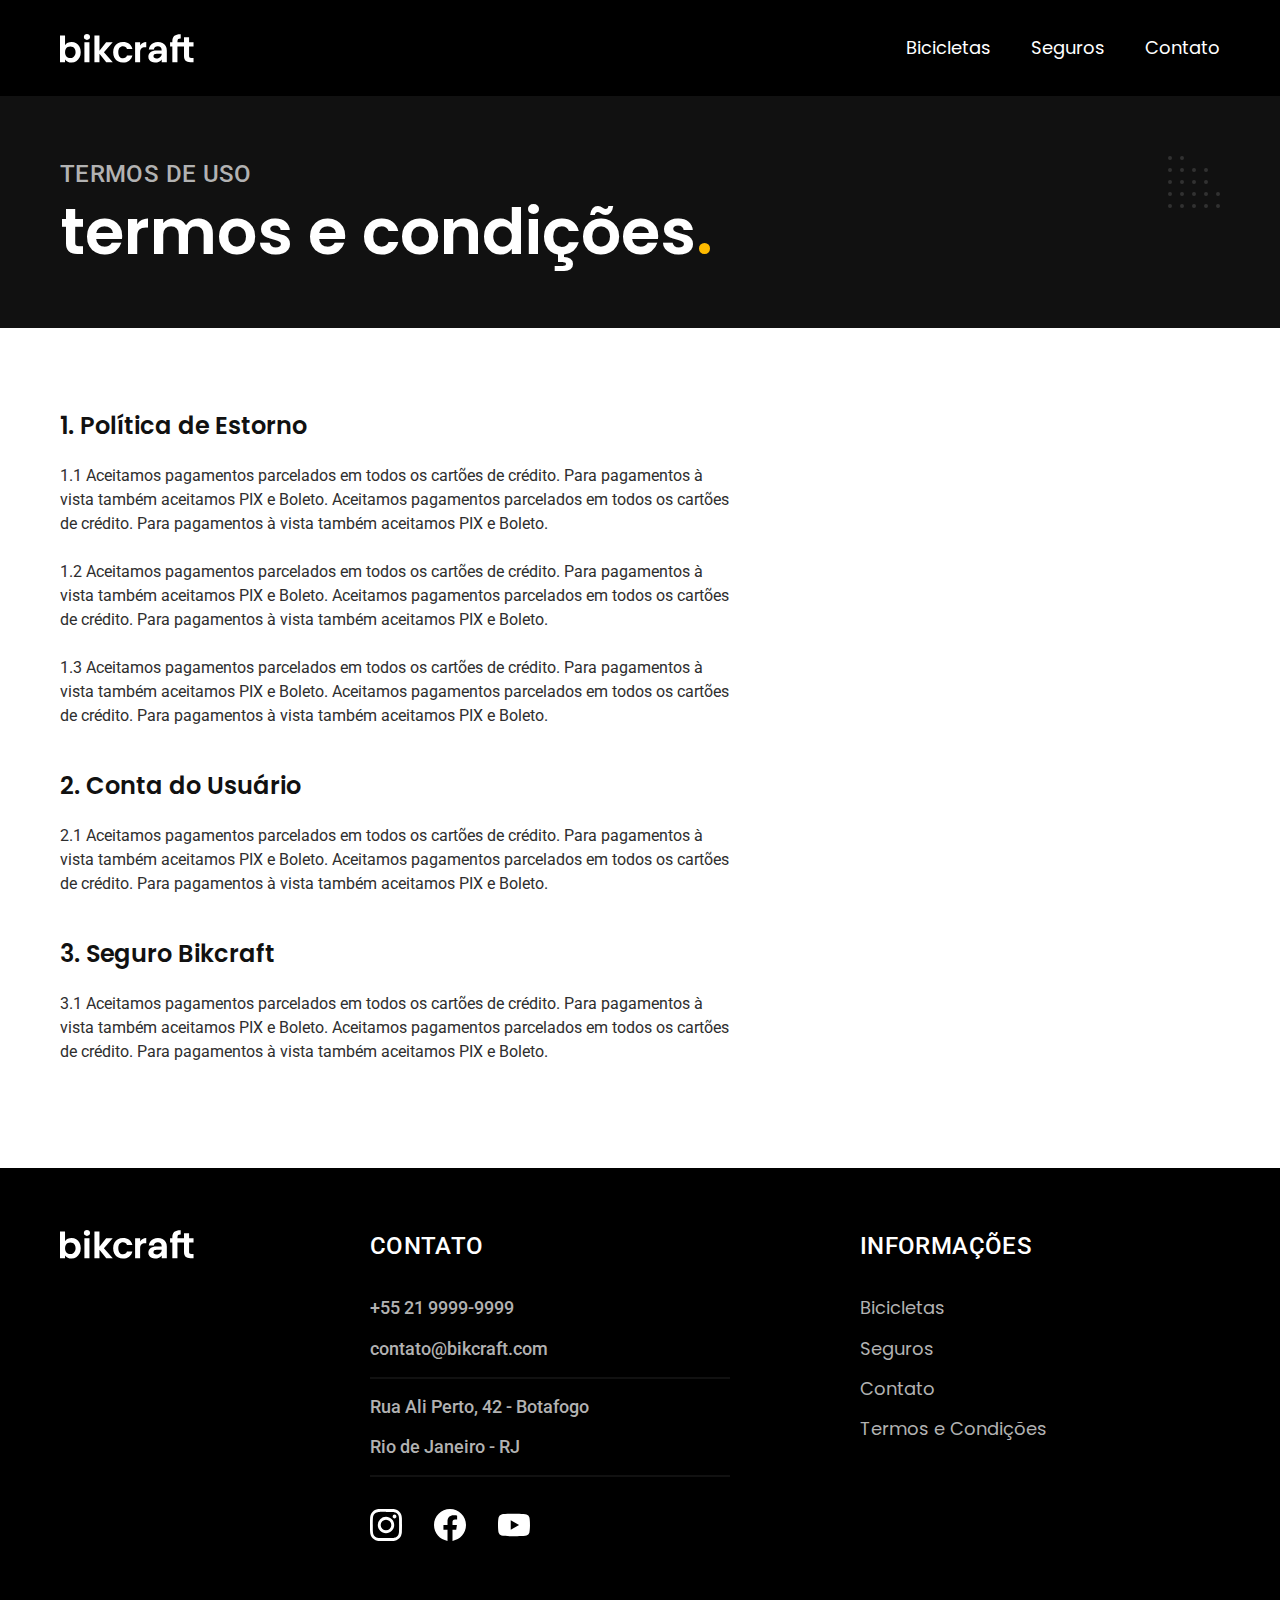
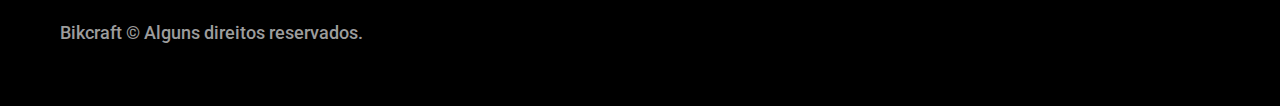
<file: termos.html>
<!DOCTYPE html>
<html lang="pt-br">

<head>
  <meta charset="UTF-8">
  <meta name="viewport" content="width=device-width, initial-scale=1.0">

  <title>Termos e Condições | Bikcraft</title>
  <meta name="description" content="Termos e condições.">

  <link rel="icon" href="./favicon.svg" type="image/svg+xml">
  <link rel="preload" href="./css/style.min.css" as="style">

  <link rel="stylesheet" href="./css/style.min.css">
  <script> document.documentElement.classList.add('js');</script>

    
  <link rel="preconnect" href="https://fonts.googleapis.com">
  <link rel="preconnect" href="https://fonts.gstatic.com" crossorigin>
  <link href="https://fonts.googleapis.com/css2?family=Merriweather:ital,wght@1,900&family=Poppins:wght@400;500;600&family=Roboto:wght@400;500&display=swap" rel="stylesheet">
</head>

<body id="termos">
  <header class="header-bg">
    <div class="header container">
      <a href="./">
        <img src="./img/bikcraft.svg" alt="Bikcraft">
      </a>

      <nav aria-label="primaria">
        <ul class="header-menu font-1-m cor-0">
          <li><a href="./bicicletas.html">Bicicletas</a></li>
          <li><a href="./seguros.html">Seguros</a></li>
          <li><a href="./contato.html">Contato</a></li>
        </ul>
      </nav>
    </div>
  </header>

  <main>
    <div class="titulo-bg">
      <div class="titulo container">
        <p class="font-2-l-b cor-5">Termos de uso</p>
        <h1 class="font-1-xxl cor-0">termos e condições<span class="cor-p1">.</span></h1>
      </div>
    </div>

    <div class="termos font-2-s cor-10 container">
      <h2 class="font-1-l cor-11">1. Política de Estorno</h2>
      <p>1.1 Aceitamos pagamentos parcelados em todos os cartões de crédito. Para pagamentos à vista também aceitamos PIX e Boleto. Aceitamos pagamentos parcelados em todos os cartões de crédito. Para pagamentos à vista também aceitamos PIX e Boleto.</p>
      <p>1.2 Aceitamos pagamentos parcelados em todos os cartões de crédito. Para pagamentos à vista também aceitamos PIX e Boleto. Aceitamos pagamentos parcelados em todos os cartões de crédito. Para pagamentos à vista também aceitamos PIX e Boleto.</p>
      <p>1.3 Aceitamos pagamentos parcelados em todos os cartões de crédito. Para pagamentos à vista também aceitamos PIX e Boleto. Aceitamos pagamentos parcelados em todos os cartões de crédito. Para pagamentos à vista também aceitamos PIX e Boleto.</p>
      <h2 class="font-1-l cor-11">2. Conta do Usuário</h2>
      <p>2.1 Aceitamos pagamentos parcelados em todos os cartões de crédito. Para pagamentos à vista também aceitamos PIX e Boleto. Aceitamos pagamentos parcelados em todos os cartões de crédito. Para pagamentos à vista também aceitamos PIX e Boleto.</p>
      <h2 class="font-1-l cor-11">3. Seguro Bikcraft</h2>
      <p>3.1 Aceitamos pagamentos parcelados em todos os cartões de crédito. Para pagamentos à vista também aceitamos PIX e Boleto. Aceitamos pagamentos parcelados em todos os cartões de crédito. Para pagamentos à vista também aceitamos PIX e Boleto.</p>
    </div>
  </main>

  <footer class="footer-bg">
    <div class="footer container">
      <img src="./img/bikcraft.svg" alt="Bikcraft">
      <div class="footer-contato">
        <h3 class="font-2-l-b cor-0">Contato</h3>
        <ul class="font-2-m cor-5">
          <li><a href="tel:+552199999999">+55 21 9999-9999</a></li>
          <li><a href="mailto:contato@bikcraft.com">contato@bikcraft.com</a></li>
          <li>Rua Ali Perto, 42 - Botafogo</li>
          <li>Rio de Janeiro - RJ</li>
        </ul>
        <div class="footer-redes">
          <a href="./">
            <img src="./img/redes/instagram.svg" alt="Instagram">
          </a>
          <a href="./">
            <img src="./img/redes/facebook.svg" alt="Facebook">
          </a>
          <a href="./">
            <img src="./img/redes/youtube.svg" alt="Youtube">
          </a>
        </div>
      </div>
      <div class="footer-informacoes">
        <h3 class="font-2-l-b cor-0">Informações</h3>
        <nav>
          <ul class="font-1-m cor-5">
            <li><a href="./bicicletas.html">Bicicletas</a></li>
            <li><a href="./seguros.html">Seguros</a></li>
            <li><a href="./contato.html">Contato</a></li>
            <li><a href="./termos.html">Termos e Condições</a></li>
          </ul>
        </nav>
      </div>
      <p class="footer-copy font-2-m cor-6">Bikcraft © Alguns direitos reservados.</p>
    </div>
  </footer>
<script src="./js/script.js"></script>
</body>


</html>
</file>
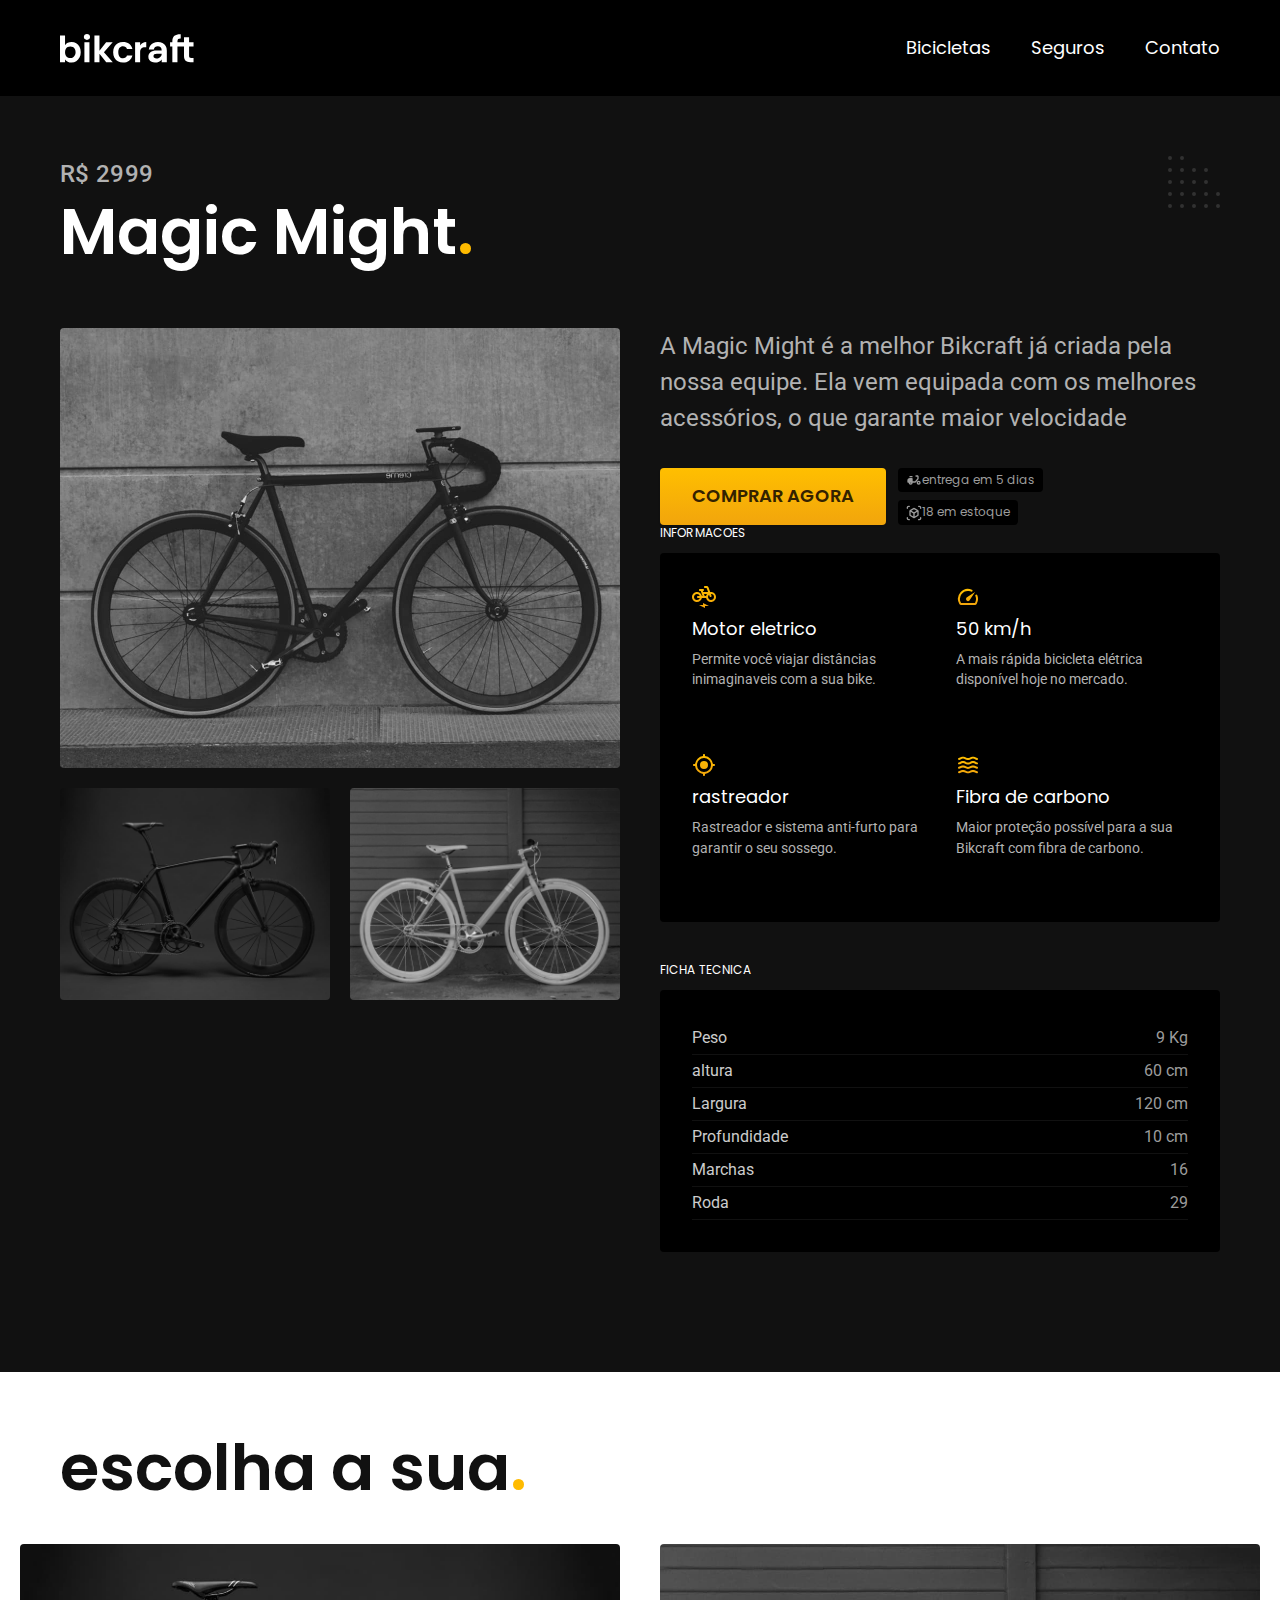
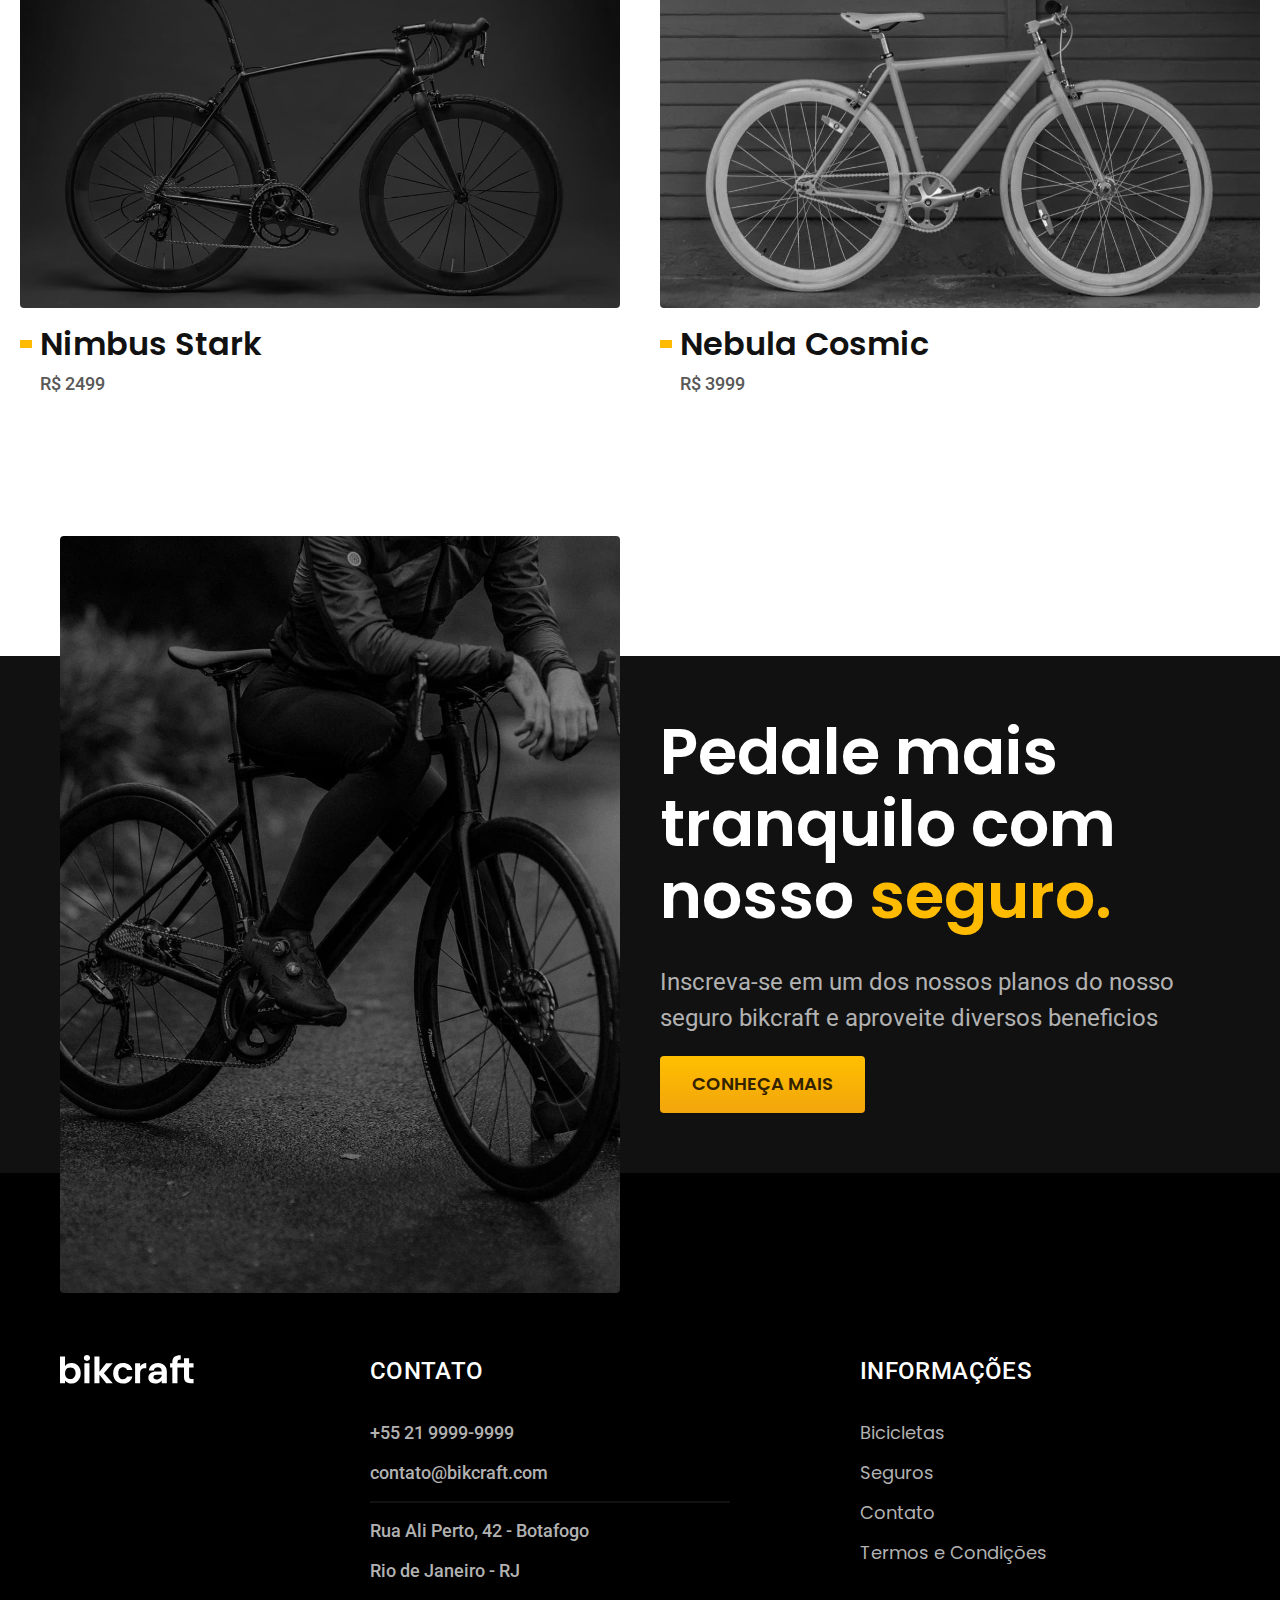
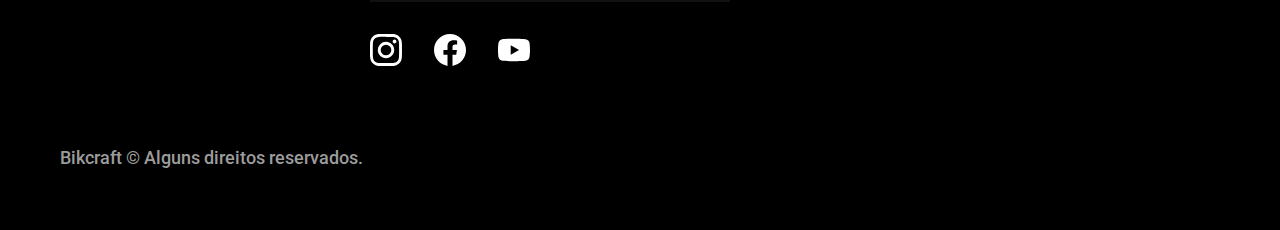
<file: bicicletas/magic.html>
<!DOCTYPE html>
<html lang="pt-br">

<head>
  <meta charset="UTF-8">
  <meta name="viewport" content="width=device-width, initial-scale=1.0">

  <title>Magic Might | Bikcraft</title>
  <meta name="description" content="Termos e condições.">
  <link rel="icon" href="../favicon.svg">
  <link rel="stylesheet" href="../css/style.min.css">
  <script> document.documentElement.classList.add('js');</script>

    
  <link rel="preconnect" href="https://fonts.googleapis.com">
  <link rel="preconnect" href="https://fonts.gstatic.com" crossorigin>
  <link href="https://fonts.googleapis.com/css2?family=Merriweather:ital,wght@1,900&family=Poppins:wght@400;500;600&family=Roboto:wght@400;500&display=swap" rel="stylesheet">
</head>

<body id="bicicleta">
  <header class="header-bg">
    <div class="header container">
      <a href="../">
        <img src="../img/bikcraft.svg" alt="Bikcraft">
      </a>

      <nav aria-label="primaria">
        <ul class="header-menu font-1-m cor-0">
          <li><a href="../bicicletas.html">Bicicletas</a></li>
          <li><a href="../seguros.html">Seguros</a></li>
          <li><a href="../contato.html">Contato</a></li>
        </ul>
      </nav>
    </div>
  </header>

  <main class="titulo-bg">
    <div >
      <div class="titulo container">
        <p class="font-2-l-b cor-5">R$ 2999</p>
        <h1 class="font-1-xxl cor-0">Magic Might<span class="cor-p1">.</span></h1>
      </div>
    </div>
    <div class="bicicleta container">
      <div class="bicicleta-imagem">
        <img src="../img/bicicleta/nimbus2.jpg" alt="bik 1 ">
        <img src="../img/bicicleta/nimbus1.jpg" alt="bik 2 ">
        <img src="../img/bicicleta/nimbus3.jpg" alt="bik 3 ">
      </div>
      <div class="bicicleta-conteudo">
        <p class="font-2-l cor-5">A Magic Might é a melhor Bikcraft já criada pela nossa equipe. Ela vem equipada com os melhores acessórios, o que garante maior velocidade
        </p>
        <div class="bicicleta-comprar">
          <a class="botao" href="../orcamento.html?tipo=bikcraft&produto=magic">comprar agora</a>
          <span class="font-1-xs cor-6"><img src="../img/icones/entrega.svg" alt=""> entrega em 5 dias</span>
          <span class="font-1-xs cor-6"><img src="../img/icones/estoque.svg" alt=""> 18 em estoque</span>
        </div>
      
      <h2 class="font-1-xs cor-0">informacoes</h2>
      <ul class="bicicleta-informacoes">
        <li>
          <img src="../img/icones/eletrica.svg" alt="">
          <h3 class="font-1-m cor-0">Motor eletrico</h3>
          <p class="font-2-xs cor-5">Permite você viajar distâncias inimaginaveis com a sua bike.</p>
        </li>
        <li>
          <img src="../img/icones/velocidade.svg" alt="">
          <h3 class="font-1-m cor-0">50 km/h</h3>
          <p class="font-2-xs cor-5">A mais rápida bicicleta elétrica disponível hoje no mercado.</p>
        </li>
        <li>
          <img src="../img/icones/rastreador.svg" alt="">
          <h3 class="font-1-m cor-0">rastreador</h3>
          <p class="font-2-xs cor-5">Rastreador e sistema anti-furto para garantir o seu sossego.</p>
        </li>
        <li>
          <img src="../img/icones/carbono.svg" alt="">
          <h3 class="font-1-m cor-0">Fibra de carbono</h3>
          <p class="font-2-xs cor-5">Maior proteção possível para a sua Bikcraft com fibra de carbono.</p>
        </li>
      </ul>
      <h2 class="font-1-xs cor-0">Ficha Tecnica</h2>
      <ul class="font-2-s cor-4 bicicleta-ficha">
        <li>Peso <span>9 Kg</span></li>
        <li>altura <span>60 cm</span></li>
        <li>Largura <span>120 cm</span></li>
        <li>Profundidade <span>10 cm</span></li>
        <li>Marchas <span>16</span></li>
        <li>Roda <span>29</span></li>
      </ul>
    </div>
    </div>

  </main>

  <article class="bicicletas-lista">
    <h2 class="container font-1-xxl">escolha a sua<span class="cor-p1">.</span></h2>

    <ul>
      <li>
        <a href="./magic.html">
          <img src="../img/bicicletas/nimbus.jpg" alt="Bicicleta preta">
          <h3 class="font-1-xl">Nimbus Stark</h3>
          <span class="font-2-m cor-8">R$ 2499</span>
        </a>
      </li>
      
      <li>
        <a href="./nebula.html">
          <img src="../img/bicicletas/nebula.jpg" alt="Bicicleta preta">
          <h3 class="font-1-xl">Nebula Cosmic</h3>
          <span class="font-2-m cor-8">R$ 3999</span>
        </a>
      </li>
    </ul>
  </article>

  <article class="seguro-bg">
    <div class="seguro container">
      <div class="seguro-imagem">
        <img src="../img/fotos/seguros.jpg" alt="jett de bike">
      </div>
      <div class="seguro-conteudo ">
        <h2 class="font-1-xxl cor-0">Pedale mais tranquilo com nosso <span class="cor-p1">seguro.</span></h2>
        <p class="font-2-l cor-5">Inscreva-se em um dos nossos planos do nosso seguro bikcraft e aproveite diversos beneficios</p>
        <a class="botao" href="../seguros.html">Conheça Mais</a>
      </div>
    </div>
  </article>

  <footer class="footer-bg">
    <div class="footer container">
      <img src="../img/bikcraft.svg" alt="Bikcraft">
      <div class="footer-contato">
        <h3 class="font-2-l-b cor-0">Contato</h3>
        <ul class="font-2-m cor-5">
          <li><a href="tel:+552199999999">+55 21 9999-9999</a></li>
          <li><a href="mailto:contato@bikcraft.com">contato@bikcraft.com</a></li>
          <li>Rua Ali Perto, 42 - Botafogo</li>
          <li>Rio de Janeiro - RJ</li>
        </ul>
        <div class="footer-redes">
          <a href="./">
            <img src="../img/redes/instagram.svg" alt="Instagram">
          </a>
          <a href="./">
            <img src="../img/redes/facebook.svg" alt="Facebook">
          </a>
          <a href="./">
            <img src="../img/redes/youtube.svg" alt="Youtube">
          </a>
        </div>
      </div>
      <div class="footer-informacoes">
        <h3 class="font-2-l-b cor-0">Informações</h3>
        <nav>
          <ul class="font-1-m cor-5">
            <li><a href="../bicicletas.html">Bicicletas</a></li>
            <li><a href="../seguros.html">Seguros</a></li>
            <li><a href="../contato.html">Contato</a></li>
            <li><a href="../termos.html">Termos e Condições</a></li>
          </ul>
        </nav>
      </div>
      <p class="footer-copy font-2-m cor-6">Bikcraft © Alguns direitos reservados.</p>
    </div>
  </footer>
<script src="../js/script.js"></script>
</body>


</html>
</file>
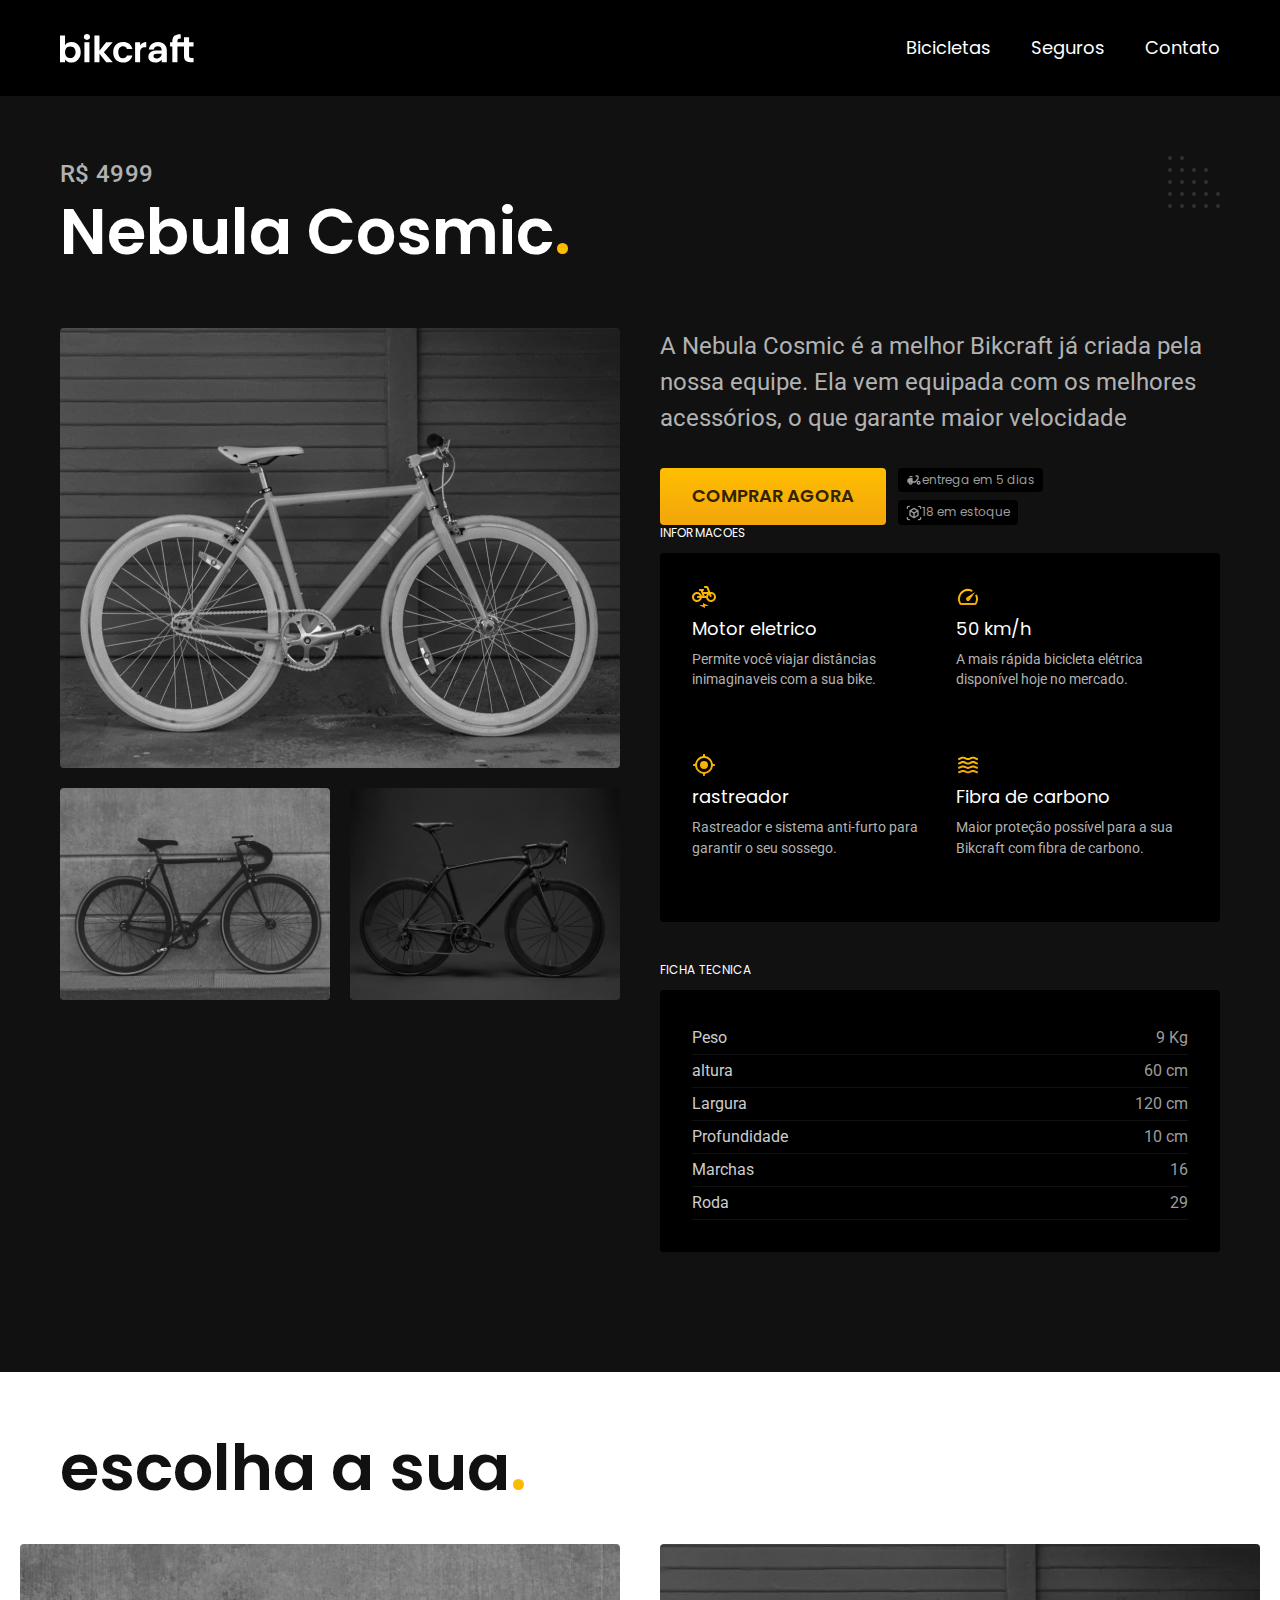
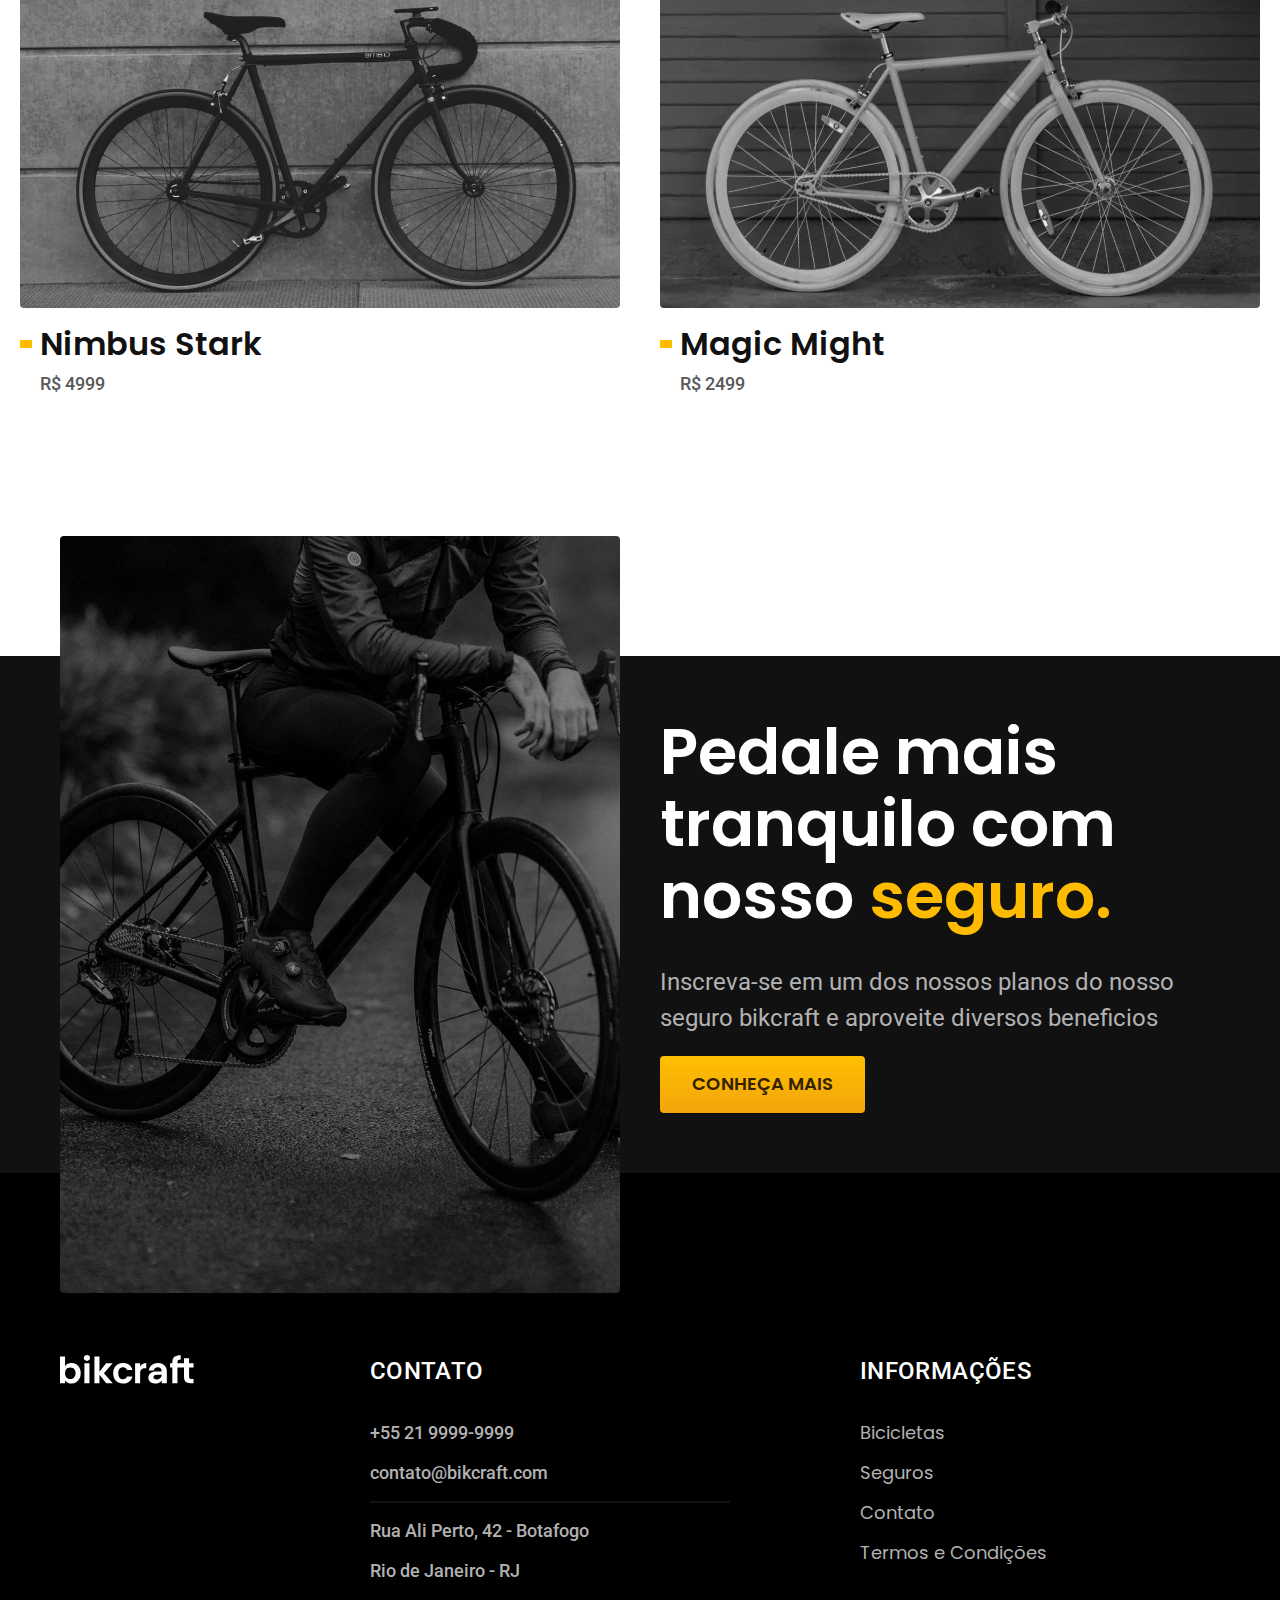
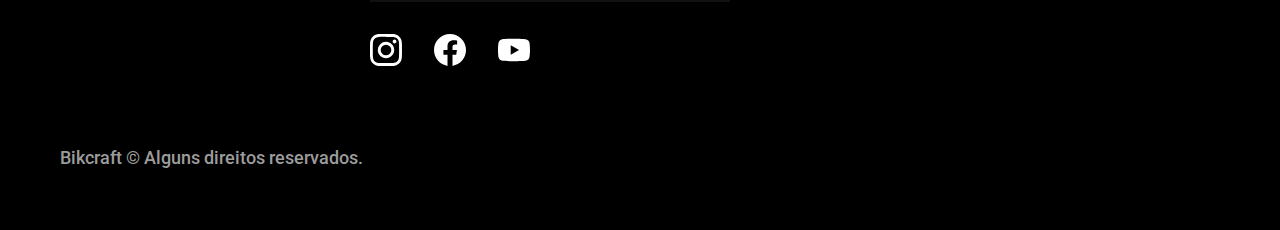
<file: bicicletas/nebula.html>
<!DOCTYPE html>
<html lang="pt-br">

<head>
  <meta charset="UTF-8">
  <meta name="viewport" content="width=device-width, initial-scale=1.0">

  <title>Nebula Cosmic | Bikcraft</title>
  <meta name="description" content="Termos e condições.">
  <link rel="icon" href="../favicon.svg">
  <link rel="stylesheet" href="../css/style.min.css">
  <script> document.documentElement.classList.add('js');</script>

    
  <link rel="preconnect" href="https://fonts.googleapis.com">
  <link rel="preconnect" href="https://fonts.gstatic.com" crossorigin>
  <link href="https://fonts.googleapis.com/css2?family=Merriweather:ital,wght@1,900&family=Poppins:wght@400;500;600&family=Roboto:wght@400;500&display=swap" rel="stylesheet">
</head>

<body id="bicicleta">
  <header class="header-bg">
    <div class="header container">
      <a href="../">
        <img src="../img/bikcraft.svg" alt="Bikcraft">
      </a>

      <nav aria-label="primaria">
        <ul class="header-menu font-1-m cor-0">
          <li><a href="../bicicletas.html">Bicicletas</a></li>
          <li><a href="../seguros.html">Seguros</a></li>
          <li><a href="../contato.html">Contato</a></li>
        </ul>
      </nav>
    </div>
  </header>

  <main class="titulo-bg">
    <div >
      <div class="titulo container">
        <p class="font-2-l-b cor-5">R$ 4999</p>
        <h1 class="font-1-xxl cor-0">Nebula Cosmic<span class="cor-p1">.</span></h1>
      </div>
    </div>
    <div class="bicicleta container">
      <div class="bicicleta-imagem">
        <img src="../img/bicicleta/nimbus3.jpg" alt="">
        <img src="../img/bicicleta/nimbus2.jpg" alt="">
        <img src="../img/bicicleta/nimbus1.jpg" alt="">
      </div>
      <div class="bicicleta-conteudo">
        <p class="font-2-l cor-5">A Nebula Cosmic é a melhor Bikcraft já criada pela nossa equipe. Ela vem equipada com os melhores acessórios, o que garante maior velocidade
        </p>
        <div class="bicicleta-comprar">
          <a class="botao" href="../orcamento.html?tipo=bikcraft&produto=nebula">comprar agora</a>
          <span class="font-1-xs cor-6"><img src="../img/icones/entrega.svg" alt=""> entrega em 5 dias</span>
          <span class="font-1-xs cor-6"><img src="../img/icones/estoque.svg" alt=""> 18 em estoque</span>
        </div>
      
      <h2 class="font-1-xs cor-0">informacoes</h2>
      <ul class="bicicleta-informacoes">
        <li>
          <img src="../img/icones/eletrica.svg" alt="">
          <h3 class="font-1-m cor-0">Motor eletrico</h3>
          <p class="font-2-xs cor-5">Permite você viajar distâncias inimaginaveis com a sua bike.</p>
        </li>
        <li>
          <img src="../img/icones/velocidade.svg" alt="">
          <h3 class="font-1-m cor-0">50 km/h</h3>
          <p class="font-2-xs cor-5">A mais rápida bicicleta elétrica disponível hoje no mercado.</p>
        </li>
        <li>
          <img src="../img/icones/rastreador.svg" alt="">
          <h3 class="font-1-m cor-0">rastreador</h3>
          <p class="font-2-xs cor-5">Rastreador e sistema anti-furto para garantir o seu sossego.</p>
        </li>
        <li>
          <img src="../img/icones/carbono.svg" alt="">
          <h3 class="font-1-m cor-0">Fibra de carbono</h3>
          <p class="font-2-xs cor-5">Maior proteção possível para a sua Bikcraft com fibra de carbono.</p>
        </li>
      </ul>
      <h2 class="font-1-xs cor-0">Ficha Tecnica</h2>
      <ul class="font-2-s cor-4 bicicleta-ficha">
        <li>Peso <span>9 Kg</span></li>
        <li>altura <span>60 cm</span></li>
        <li>Largura <span>120 cm</span></li>
        <li>Profundidade <span>10 cm</span></li>
        <li>Marchas <span>16</span></li>
        <li>Roda <span>29</span></li>
      </ul>
    </div>
    </div>

  </main>

  <article class="bicicletas-lista">
    <h2 class="container font-1-xxl">escolha a sua<span class="cor-p1">.</span></h2>

    <ul>
      <li>
        <a href="./magic.html">
          <img src="../img/bicicletas/magic.jpg" alt="Bicicleta preta">
          <h3 class="font-1-xl">Nimbus Stark</h3>
          <span class="font-2-m cor-8">R$ 4999</span>
        </a>
      </li>
      
      <li>
        <a href="./nebula.html">
          <img src="../img/bicicletas/nebula.jpg" alt="Bicicleta preta">
          <h3 class="font-1-xl">Magic Might</h3>
          <span class="font-2-m cor-8">R$ 2499</span>
        </a>
      </li>
    </ul>
  </article>

  <article class="seguro-bg">
    <div class="seguro container">
      <div class="seguro-imagem">
        <img src="../img/fotos/seguros.jpg" alt="jett de bike">
      </div>
      <div class="seguro-conteudo ">
        <h2 class="font-1-xxl cor-0">Pedale mais tranquilo com nosso <span class="cor-p1">seguro.</span></h2>
        <p class="font-2-l cor-5">Inscreva-se em um dos nossos planos do nosso seguro bikcraft e aproveite diversos beneficios</p>
        <a class="botao" href="../seguros.html">Conheça Mais</a>
      </div>
    </div>
  </article>

  <footer class="footer-bg">
    <div class="footer container">
      <img src="../img/bikcraft.svg" alt="Bikcraft">
      <div class="footer-contato">
        <h3 class="font-2-l-b cor-0">Contato</h3>
        <ul class="font-2-m cor-5">
          <li><a href="tel:+552199999999">+55 21 9999-9999</a></li>
          <li><a href="mailto:contato@bikcraft.com">contato@bikcraft.com</a></li>
          <li>Rua Ali Perto, 42 - Botafogo</li>
          <li>Rio de Janeiro - RJ</li>
        </ul>
        <div class="footer-redes">
          <a href="./">
            <img src="../img/redes/instagram.svg" alt="Instagram">
          </a>
          <a href="./">
            <img src="../img/redes/facebook.svg" alt="Facebook">
          </a>
          <a href="./">
            <img src="../img/redes/youtube.svg" alt="Youtube">
          </a>
        </div>
      </div>
      <div class="footer-informacoes">
        <h3 class="font-2-l-b cor-0">Informações</h3>
        <nav>
          <ul class="font-1-m cor-5">
            <li><a href="../bicicletas.html">Bicicletas</a></li>
            <li><a href="../seguros.html">Seguros</a></li>
            <li><a href="../contato.html">Contato</a></li>
            <li><a href="../termos.html">Termos e Condições</a></li>
          </ul>
        </nav>
      </div>
      <p class="footer-copy font-2-m cor-6">Bikcraft © Alguns direitos reservados.</p>
    </div>
  </footer>
<script src="../js/script.js"></script>
</body>


</html>
</file>
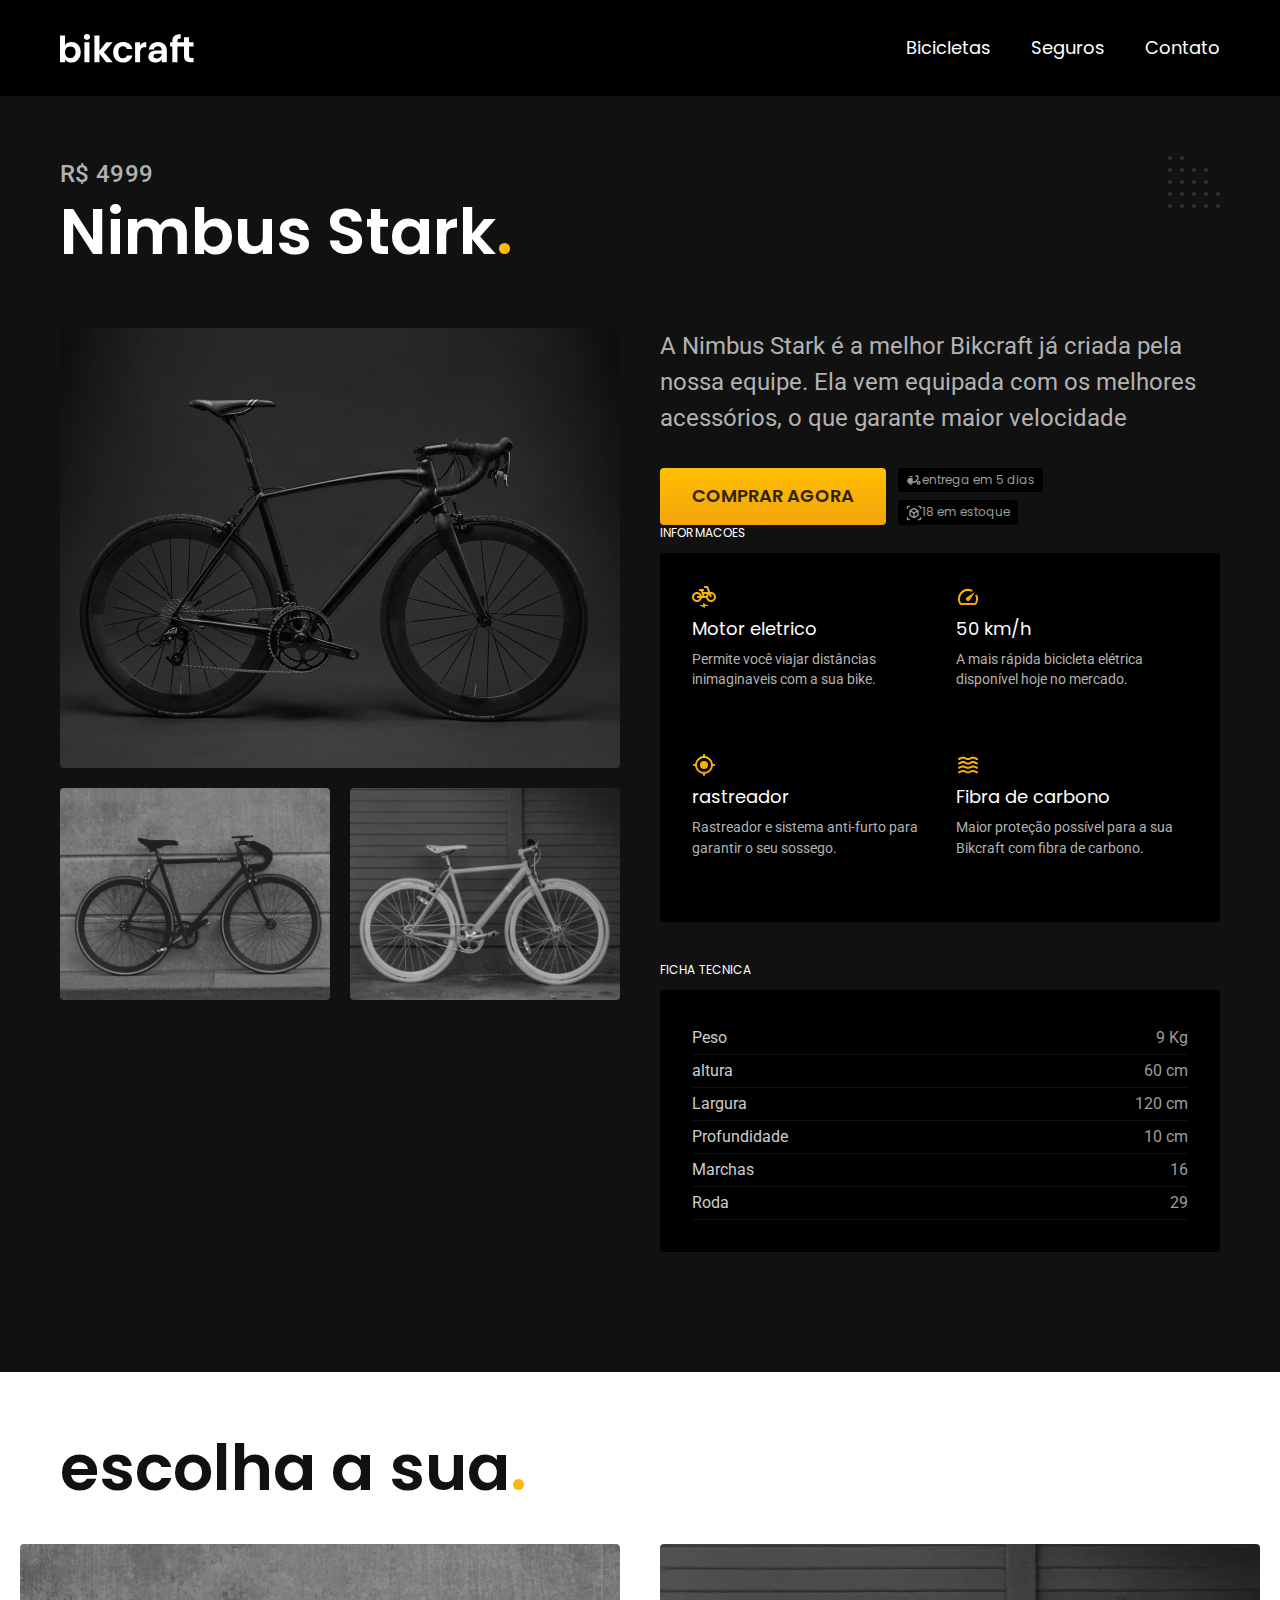
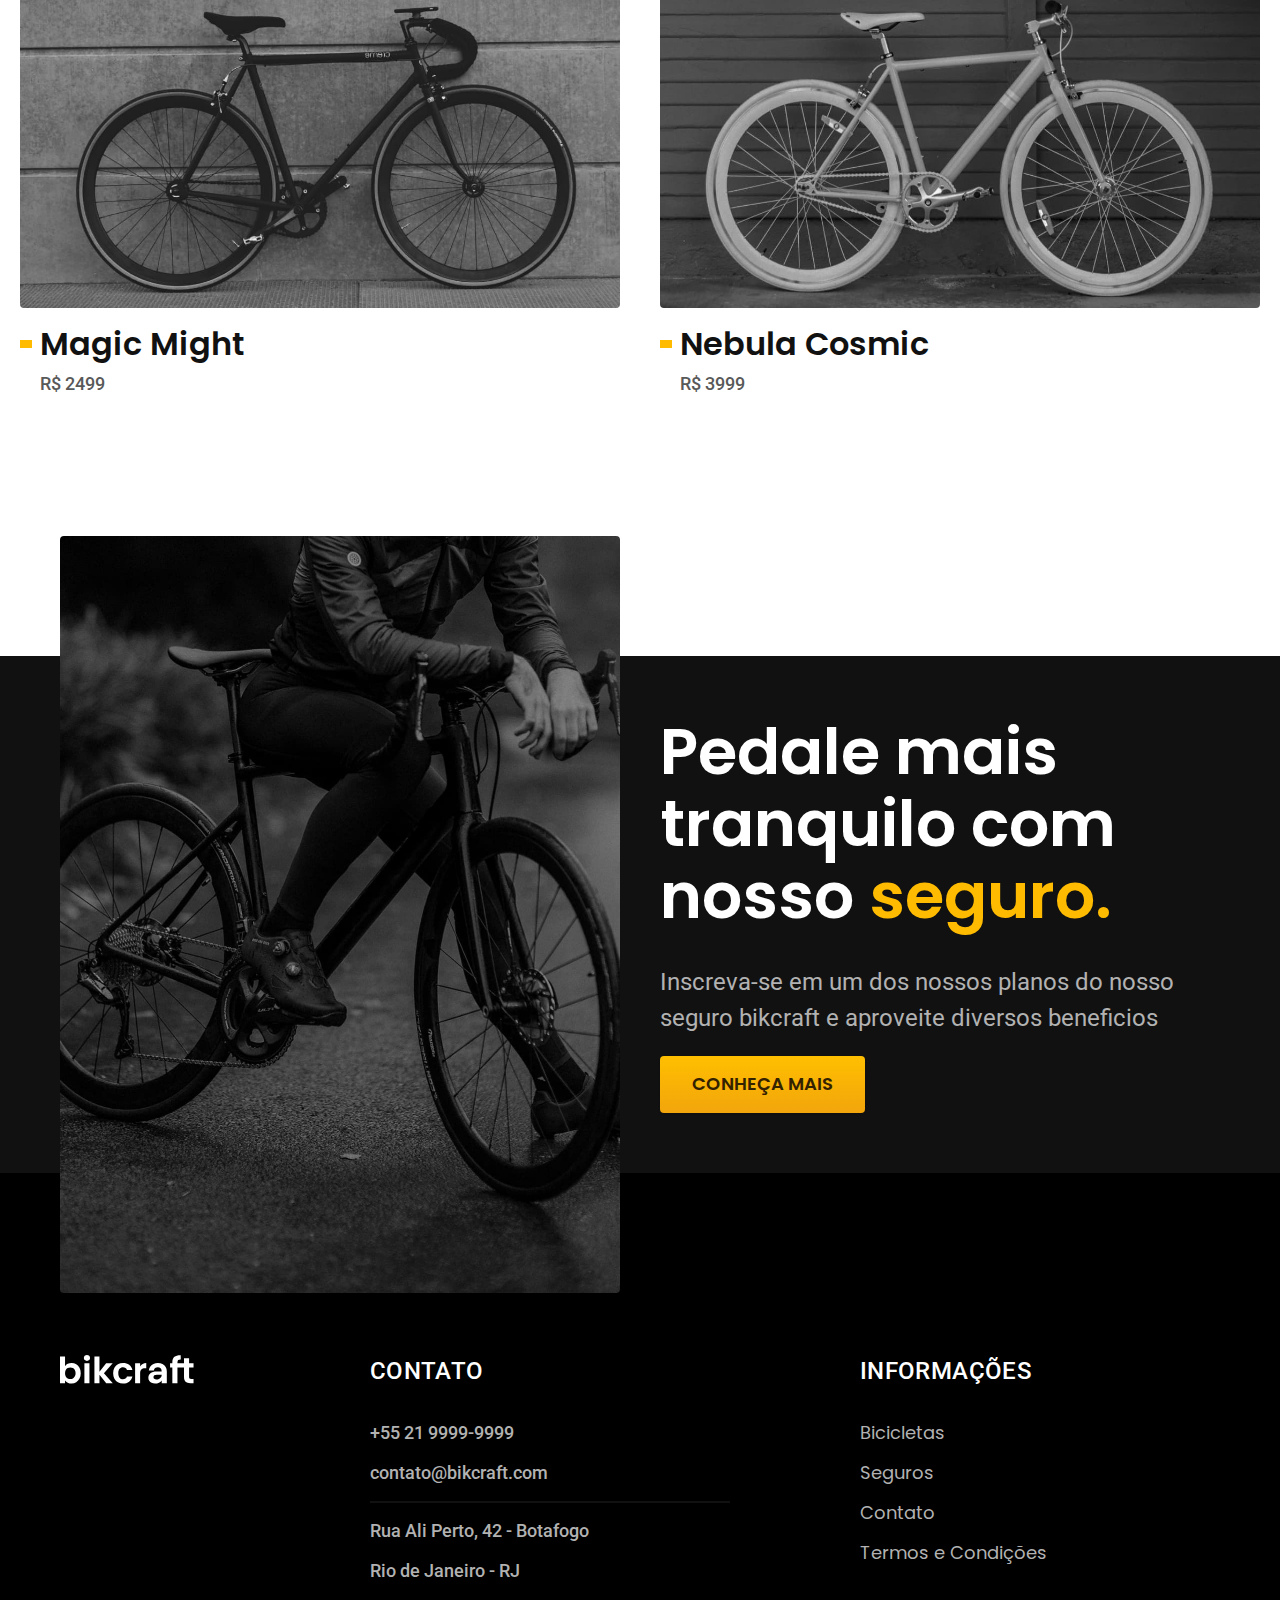
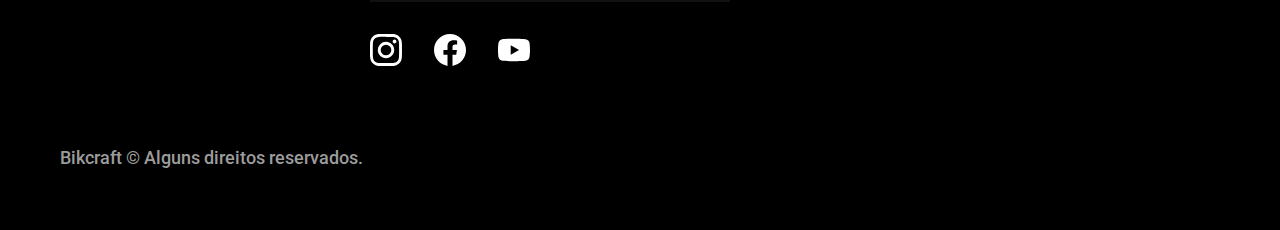
<file: bicicletas/nimbus.html>
<!DOCTYPE html>
<html lang="pt-br">

<head>
  <meta charset="UTF-8">
  <meta name="viewport" content="width=device-width, initial-scale=1.0">

  <title>Nimbus Stark | Bikcraft</title>
  <meta name="description" content="Termos e condições.">
  <link rel="icon" href="../favicon.svg">
  <link rel="stylesheet" href="../css/style.min.css">
  <script> document.documentElement.classList.add('js');</script>

    
  <link rel="preconnect" href="https://fonts.googleapis.com">
  <link rel="preconnect" href="https://fonts.gstatic.com" crossorigin>
  <link href="https://fonts.googleapis.com/css2?family=Merriweather:ital,wght@1,900&family=Poppins:wght@400;500;600&family=Roboto:wght@400;500&display=swap" rel="stylesheet">
</head>

<body id="bicicleta">
  <header class="header-bg">
    <div class="header container">
      <a href="../">
        <img src="../img/bikcraft.svg" alt="Bikcraft">
      </a>

      <nav aria-label="primaria">
        <ul class="header-menu font-1-m cor-0">
          <li><a href="../bicicletas.html">Bicicletas</a></li>
          <li><a href="../seguros.html">Seguros</a></li>
          <li><a href="../contato.html">Contato</a></li>
        </ul>
      </nav>
    </div>
  </header>

  <main class="titulo-bg">
    <div >
      <div class="titulo container">
        <p class="font-2-l-b cor-5">R$ 4999</p>
        <h1 class="font-1-xxl cor-0">Nimbus Stark<span class="cor-p1">.</span></h1>
      </div>
    </div>
    <div class="bicicleta container">
      <div class="bicicleta-imagem">
        <img src="../img/bicicleta/nimbus1.jpg" alt="">
        <img src="../img/bicicleta/nimbus2.jpg" alt="">
        <img src="../img/bicicleta/nimbus3.jpg" alt="">
      </div>
      <div class="bicicleta-conteudo">
        <p class="font-2-l cor-5">A Nimbus Stark é a melhor Bikcraft já criada pela nossa equipe. Ela vem equipada com os melhores acessórios, o que garante maior velocidade
        </p>
        <div class="bicicleta-comprar">
          <a class="botao" href="../orcamento.html?tipo=bikcraft&produto=nimbus">comprar agora</a>
          <span class="font-1-xs cor-6"><img src="../img/icones/entrega.svg" alt=""> entrega em 5 dias</span>
          <span class="font-1-xs cor-6"><img src="../img/icones/estoque.svg" alt=""> 18 em estoque</span>
        </div>
      
      <h2 class="font-1-xs cor-0">informacoes</h2>
      <ul class="bicicleta-informacoes">
        <li>
          <img src="../img/icones/eletrica.svg" alt="">
          <h3 class="font-1-m cor-0">Motor eletrico</h3>
          <p class="font-2-xs cor-5">Permite você viajar distâncias inimaginaveis com a sua bike.</p>
        </li>
        <li>
          <img src="../img/icones/velocidade.svg" alt="">
          <h3 class="font-1-m cor-0">50 km/h</h3>
          <p class="font-2-xs cor-5">A mais rápida bicicleta elétrica disponível hoje no mercado.</p>
        </li>
        <li>
          <img src="../img/icones/rastreador.svg" alt="">
          <h3 class="font-1-m cor-0">rastreador</h3>
          <p class="font-2-xs cor-5">Rastreador e sistema anti-furto para garantir o seu sossego.</p>
        </li>
        <li>
          <img src="../img/icones/carbono.svg" alt="">
          <h3 class="font-1-m cor-0">Fibra de carbono</h3>
          <p class="font-2-xs cor-5">Maior proteção possível para a sua Bikcraft com fibra de carbono.</p>
        </li>
      </ul>
      <h2 class="font-1-xs cor-0">Ficha Tecnica</h2>
      <ul class="font-2-s cor-4 bicicleta-ficha">
        <li>Peso <span>9 Kg</span></li>
        <li>altura <span>60 cm</span></li>
        <li>Largura <span>120 cm</span></li>
        <li>Profundidade <span>10 cm</span></li>
        <li>Marchas <span>16</span></li>
        <li>Roda <span>29</span></li>
      </ul>
    </div>
    </div>

  </main>

  <article class="bicicletas-lista">
    <h2 class="container font-1-xxl">escolha a sua<span class="cor-p1">.</span></h2>

    <ul>
      <li>
        <a href="./magic.html">
          <img src="../img/bicicletas/magic.jpg" alt="Bicicleta preta">
          <h3 class="font-1-xl">Magic Might</h3>
          <span class="font-2-m cor-8">R$ 2499</span>
        </a>
      </li>
      
      <li>
        <a href="./nebula.html">
          <img src="../img/bicicletas/nebula.jpg" alt="Bicicleta preta">
          <h3 class="font-1-xl">Nebula Cosmic</h3>
          <span class="font-2-m cor-8">R$ 3999</span>
        </a>
      </li>
    </ul>
  </article>

  <article class="seguro-bg">
    <div class="seguro container">
      <div class="seguro-imagem">
        <img src="../img/fotos/seguros.jpg" alt="jett de bike">
      </div>
      <div class="seguro-conteudo ">
        <h2 class="font-1-xxl cor-0">Pedale mais tranquilo com nosso <span class="cor-p1">seguro.</span></h2>
        <p class="font-2-l cor-5">Inscreva-se em um dos nossos planos do nosso seguro bikcraft e aproveite diversos beneficios</p>
        <a class="botao" href="../seguros.html">Conheça Mais</a>
      </div>
    </div>
  </article>

  <footer class="footer-bg">
    <div class="footer container">
      <img src="../img/bikcraft.svg" alt="Bikcraft">
      <div class="footer-contato">
        <h3 class="font-2-l-b cor-0">Contato</h3>
        <ul class="font-2-m cor-5">
          <li><a href="tel:+552199999999">+55 21 9999-9999</a></li>
          <li><a href="mailto:contato@bikcraft.com">contato@bikcraft.com</a></li>
          <li>Rua Ali Perto, 42 - Botafogo</li>
          <li>Rio de Janeiro - RJ</li>
        </ul>
        <div class="footer-redes">
          <a href="./">
            <img src="../img/redes/instagram.svg" alt="Instagram">
          </a>
          <a href="./">
            <img src="../img/redes/facebook.svg" alt="Facebook">
          </a>
          <a href="./">
            <img src="../img/redes/youtube.svg" alt="Youtube">
          </a>
        </div>
      </div>
      <div class="footer-informacoes">
        <h3 class="font-2-l-b cor-0">Informações</h3>
        <nav>
          <ul class="font-1-m cor-5">
            <li><a href="../bicicletas.html">Bicicletas</a></li>
            <li><a href="../seguros.html">Seguros</a></li>
            <li><a href="../contato.html">Contato</a></li>
            <li><a href="../termos.html">Termos e Condições</a></li>
          </ul>
        </nav>
      </div>
      <p class="footer-copy font-2-m cor-6">Bikcraft © Alguns direitos reservados.</p>
    </div>
  </footer>
<script src="../js/script.js"></script>
</body>


</html>
</file>
<file: css/style.min.css>
body{margin:0;font-family:Arial,Helvetica,sans-serif;color:#111}blockquote,button,dd,h1,h2,h3,h4,p,ul{margin:0}ul{padding:0;list-style:none}a{text-decoration:none;color:inherit}img{max-width:100%;height:auto;display:block}img[src$=".jpg"]{border-radius:4px}.font-1-xs{font:400 0.75rem/1.35 Poppins,sans-serif}.font-2-xs{font:400 0.875rem/1.43 Roboto,sans-serif}.font-1-s{font:400 1rem/1.5 Poppins,sans-serif}.font-2-s{font:400 1rem/1.5 Roboto,sans-serif}.font-1-m,.font-1-m-b{font:400 1.125rem/1.35 Poppins,sans-serif}.font-1-m-b{font-weight:600}.font-2-m{font:500 1.125rem/1.35 Roboto,sans-serif}.font-1-l{font:400 1.5rem/1.5 Poppins,sans-serif}.font-2-l,.font-2-l-b{font:400 1.5rem/1.5 Roboto,sans-serif}.font-2-l-b{font-weight:500;letter-spacing:.015em;text-transform:uppercase}.font-1-xl{font:600 2rem/1.25 Poppins,sans-serif}.font-2-xl{font:500 2rem/1.25 Roboto,sans-serif}.font-1-xxl{font:600 4rem/1.125 Poppins,sans-serif}@media (max-width:1200px){.font-1-xxl{font-size:3rem}.font-2-l,.font-2-l-b{font-size:1.125rem}}@media (max-width:800px){.font-1-xxl{font-size:2rem}.font-1-xl,.font-2-xl{font-size:1.5rem}}:root{--cor-0:#ffffff;--cor-1:#f7f7f7;--cor-2:#ededed;--cor-3:#dedede;--cor-4:#cccccc;--cor-5:#b2b2b2;--cor-6:#9c9c9c;--cor-7:#717171;--cor-8:#595959;--cor-9:#404040;--cor-10:#2e2e2e;--cor-11:#111111;--cor-12:#000000;--cor-p1:#ffbb00;--cor-p2:#e4a30b;--cor-p3:#a66f00;--cor-p4:#664400;--cor-p5:#332200}.cor-0{color:var(--cor-0)}.cor-1{color:var(--cor-1)}.cor-2{color:var(--cor-2)}.cor-3{color:var(--cor-3)}.cor-4{color:var(--cor-4)}.cor-5{color:var(--cor-5)}.cor-6{color:var(--cor-6)}.cor-7{color:var(--cor-7)}.cor-8{color:var(--cor-8)}.cor-9{color:var(--cor-9)}.cor-10{color:var(--cor-10)}.cor-11{color:var(--cor-11)}.cor-12{color:var(--cor-12)}.cor-p1{color:var(--cor-p1)}.cor-p2{color:var(--cor-p2)}.cor-p3{color:var(--cor-p3)}.cor-p4{color:var(--cor-p4)}.cor-p5{color:var(--cor-p5)}.js .fadeInDown{transform:translate3d(0,-20px,0)}.js .fadeInUp{transform:translate3d(0,20px,0)}.js .fadeInRight{transform:translate3d(20px,0,0)}.js .fadeInLeft{transform:translate3d(-20,0,0)}.js [data-anime]{opacity:0}.js .anime{opacity:1;transform:none;transition:transform .8s,opacity .8s}.header-bg{background-color:var(--cor-12)}.header{display:flex;flex-wrap:wrap;gap:20px;justify-content:space-between;align-items:center;padding-top:20px;padding-bottom:20px}.header-menu{display:flex;flex-wrap:wrap;gap:40px}.header-menu a{display:inline-block;padding:16px 0;position:relative}.header-menu a:after{content:"";display:block;height:2px;width:0;background:var(--cor-0);margin-top:4px;transition:.3s;position:absolute}.header-menu a.ativo::after,.header-menu a:hover:after{width:100%}@media (max-width:800px){.header-menu{gap:20px}.header-menu a{background:var(--cor-11);padding:12px 16px;border-radius:4px}.header-menu a:hover{background-color:var(--cor-10)}.header a:after{display:none}}@media (max-width:600px){.header-menu{gap:12px}.header-menu a{padding:8px 12px;font-size:14px}}.footer-bg{background-color:var(--cor-12)}.footer{display:grid;grid-template-columns:3fr 5fr 4fr;gap:40px;padding-top:60px;padding-bottom:60px}.footer h3{margin-bottom:32px}.footer-contato ul{margin-bottom:32px}.footer-contato li:nth-child(even):after{content:"";display:block;max-width:360px;height:2px;background:var(--cor-11);margin-top:16px}.footer li{margin-bottom:16px}.footer-redes{display:flex;gap:32px}.footer a:hover{color:var(--cor-0)}.footer-copy{grid-column:1/-1;margin-top:40px}@media (max-width:800px){.footer>img{display:none}.footer{grid-template-columns:1fr 1fr}}@media (max-width:600px){.footer{grid-template-columns:1fr;gap:60px}.footer-copy{margin-top:0}}.container{box-sizing:border-box;max-width:1200px;padding-left:20px;padding-right:20px;margin-left:auto;margin-right:auto}.botao{display:inline-block;padding:16px 32px;background:linear-gradient(#ffbf00,#f2a50c);border-radius:4px;box-shadow:0 1px 2px rgba(0,0,0,.1);text-transform:uppercase;color:var(--cor-p5);font:600 1.125rem/1.35 Poppins,sans-serif;max-width:max-content;border:none;cursor:pointer}.botao:hover{background:linear-gradient(#ffb60d,#e59317)}.botao.secundario{background:var(--cor-10);color:var(--cor-2)}.botao.secundario:hover{background:var(--cor-9)}.botao.seta{display:flex;align-items:center}.botao.seta::after{content:"";display:inline-block;width:18px;height:10px;margin-left:12px;background:url("../img/icones/seta.svg");transition:transform .2s}.botao.seta:hover::after{transform:translateX(4px)}@media (max-width:600px){.botao{padding:12px 16px;font-size:1rem}}.link{display:inline-block;color:var(--cor-p1);font:500 1.5rem/1.5 Poppins,sans-serif;text-transform:uppercase}.link::after{content:"";display:block;width:100%;height:4px;background-color:currentColor}.link:hover{color:var(--cor-0)}.titulo-bg{padding-top:60px;padding-bottom:60px;background-color:var(--cor-11)}.titulo{background:url(../img/dec/top-right.svg) no-repeat top right 20px}.titulo p{margin-bottom:4px}@media (max-width:800px){.titulo-bg{padding-top:40px;padding-bottom:40px}.titulo p{font-size:1rem;text-transform:lowercase;font-weight:400}}.form{display:grid;grid-template-columns:1fr 1fr;gap:20px}.form label{display:block;font:600 1rem/1.5 Poppins,sans-serif;margin-bottom:4px}.form .col-2{grid-column:span 2}.form input[type=email],.form input[type=text],.form textarea{font:600 1rem 1.5 Roboto,sans-serif;background:var(--cor-1);border:1px solid var(--cor-2);padding:12px;border-radius:4px;width:100%;box-sizing:border-box}.form input[type=email]:focus,.form input[type=text]:focus,.form textarea:focus{outline:0;border-color:var(--cor-p1);background:var(--cor-0);box-shadow:0 0 0 2px #fea}@media (max-width:600px){.form{grid-template-columns:1fr}.form .col-2{grid-template-columns:1fr}}.introducao-bg{background:var(--cor-12) url(../img/dec/bottom-left.svg) no-repeat bottom 160px left 20px;box-shadow:inset 0 -120px var(--cor-0)}.introducao{display:grid;grid-template-columns:1fr 1fr;gap:0 40px}.introducao-conteudo{align-self:end;padding-bottom:200px}.introducao img{width:100%;height:100%;object-fit:cover;border-radius:4px}.introducao h1{margin-bottom:32px}.introducao p{margin-bottom:20px}@media (max-width:800px){.introducao-bg{background:var(--cor-11);padding-top:40px;box-shadow:inset 0 -60px #fff}.introducao{grid-template-columns:1fr;gap:32px}.introducao-conteudo{padding-bottom:0}.introducao h1{margin-bottom:16px}.introducao img{height:300px;width:100%}}.tecnologia-bg{background-color:var(--cor-11);box-shadow:inset 0 80px var(--cor-0),inset 0 -80px var(--cor-0)}.tecnologia{display:grid;grid-template-columns:1fr 1fr;gap:40px}.tecnologia-imagem img{width:100%;height:100%;object-fit:cover;object-position:left}.tecnologia-conteudo{padding-top:160px;padding-bottom:160px}.tecnologia-conteudo>span{display:block;margin-bottom:20px}.tecnologia-conteudo h2{margin-bottom:32px}.tecnologia-conteudo>p{margin-bottom:20px}.tecnologia a{margin-bottom:80px}.tecnologia-vantagens{display:flex;gap:40px}.tecnologia-vantagens h3{margin-bottom:8px;width:max-content}.tecnologia-vantagens img{width:24px;margin-bottom:8px}@media (max-width:800px){.tecnologia-bg{box-shadow:initial}.tecnologia{grid-template-columns:1fr}.tecnologia-conteudo{padding-top:60px;padding-bottom:60px}.tecnologia-imagem{display:none}.tecnologia a{margin-bottom:60px}}@media (max-width:600px){.tecnologia-vantagens{flex-direction:column}}.parceiros{padding-top:60px;padding-bottom:120px}.parceiros h2{margin-bottom:60px}.parceiros ul{padding:0 20px;max-width:1400px;display:grid;grid-template-columns:repeat(4,1fr);margin:0 auto}.parceiros li{display:flex;padding:32px;border-left:2px solid var(--cor-2)}.parceiros img{margin:auto}.parceiros li:first-child,.parceiros li:nth-child(5){border-left:none}.parceiros li:nth-child(n+5){border-top:2px solid var(--cor-2)}@media (max-width:800px){.parceiros{padding-bottom:60px}.parceiros h2{margin-bottom:20px}.parceiros ul{grid-template-columns:repeat(2,1fr)}.parceiros li:nth-child(n+3){border-top:2px solid var(--cor-2)}.parceiros li:nth-child(odd){border-left:none}}.depoimento{display:grid;grid-template-columns:1fr 1fr;background-color:var(--cor-p1);overflow:hidden}.depoimento img{width:100%;height:100%;object-fit:cover;border-radius:0}.depoimento-conteudo{padding:40px 40px 80px 80px;align-self:end;background:url('../img/dec/bottom-right-p.svg') no-repeat bottom 40px right 40px}.depoimento-conteudo p{max-width:32ch;font-family:Merriweather,serif;font-style:italic;font-weight:900;margin-bottom:32px;position:relative}.depoimento p::after,.depoimento p::before{font-size:5rem;color:var(--cor-p2);position:absolute}.depoimento p::before{content:"“";left:-50px;top:-20px}.depoimento p::after{content:"”"}@media (min-width:1200px){.depoimento img{max-height:520px}}@media (max-width:800px){.depoimento{grid-template-columns:1fr;text-align:center}.depoimento img{max-height:200px}.depoimento-conteudo{padding:40px 20px;margin:auto}}.bicicletas-lista{padding-top:60px;padding-bottom:120px}.bicicletas-lista h2{margin-bottom:40px}.bicicletas-lista ul{display:flex;gap:40px;padding:0 20px 20px 20px;max-width:1400px;margin-left:auto;margin-right:auto;overflow-x:auto}.bicicletas-lista li{flex:1;min-width:280px}.bicicletas-lista a{display:block}.bicicletas-lista img{margin-bottom:16px}.bicicletas-lista h3{margin-bottom:8px;display:flex;align-items:center}.bicicletas-lista h3::before{content:"";display:inline-block;height:8px;width:12px;margin-right:8px;background-color:var(--cor-p1);transition:width .2s}.bicicletas-lista a:hover h3::before{width:24px}.bicicletas-lista li span{padding-left:20px}@media (max-width:800px){.bicicletas-lista{padding-bottom:60px}.bicicletas-lista ul{gap:20px}}.bicicletas-bg{background:linear-gradient(to right,var(--cor-0) 30%,var(--cor-11) 0)}.bicicletas{display:grid;grid-template-columns:1fr 1fr;gap:40px;padding-top:60px;padding-bottom:60px;background:url(../img/dec/top-right.svg) no-repeat top 40px right 20px}.bicicletas-imagem{display:grid}.bicicletas-imagem img{grid-area:1/1}.bicicletas-imagem span{grid-area:1/1;place-self:start end;margin-top:20px;background:var(--cor-12);display:inline-block;padding:8px 16px 8px 8px;border-radius:4px 0 0 4px}.bicicletas-conteudo{display:grid;grid-template-columns:1fr auto;align-content:start}.bicicletas h2,.bicicletas p{grid-column:1/-1}.bicicletas h2{margin-bottom:20px}.bicicletas h2::before{content:"";display:block;width:12px;height:8px;background-color:var(--cor-p1);margin-bottom:8px}.bicicletas p{margin-bottom:32px}.bicicletas a{place-self:end}.bicicletas li{display:flex;align-items:center}.bicicletas ul{display:grid;gap:16px}.bicicletas-conteudo img{width:24px;margin-right:8px}@media (max-width:800px){.bicicletas-bg{background:var(--cor-11)}.bicicletas{grid-template-columns:1fr;gap:20px;padding-top:40px;padding-bottom:40px}}@media (max-width:600px){.bicicletas-conteudo{grid-template-columns:1fr}.bicicletas ul{font-size:1rem;grid-template-columns:1fr 1fr;margin-bottom:32px}.bicicletas a{place-self:start}}.seguros-bg{background:var(--cor-11)}.seguros{padding-top:60px;padding-bottom:60px;display:grid;grid-template-columns:1fr 1fr;gap:40px;align-items:center}#seguros .seguros{padding-top:0}.seguros h2{grid-column:1/-1}.seguros-item{background-color:var(--cor-12);padding:32px 32px 32px 60px;display:grid;grid-template-columns:1fr auto;border-radius:4px}.seguros-item h3{margin-bottom:40px}.seguros-item span{grid-column:2;display:block;text-align:right}.seguros-item ul{grid-column:1/-1;margin-bottom:32px}.seguros-item li{display:flex;align-items:center;position:relative}.seguros-item li+li{margin-top:20px}.seguros-item li::before{content:"";display:inline-block;width:13px;height:9px;background-image:url("../img/icones/lista.svg");position:absolute;left:-21px}.seguros-item a{grid-column:1/-1}@media (max-width:800px){.seguros{grid-template-columns:1fr}}.vantagens-bg{background-color:var(--cor-12)}.vantagens{padding-top:120px;padding-bottom:120px}.vantagens h2{margin-bottom:60px}.vantagens ul{display:grid;grid-template-columns:repeat(auto-fit,minmax(280px,max-content));gap:40px 80px}.vantagens h3,.vantagens img{margin-bottom:8px}@media (max-width:800px){.vantagens{padding-top:60px;padding-bottom:60px}.vantagens h2{margin-bottom:40px}.vantagens ul{gap:20px}}.perguntas{padding-top:120px;padding-bottom:120px}.perguntas h2{margin-bottom:60px}.perguntas dl>div{padding:20px;border-radius:4px}.perguntas dl>div:nth-child(odd){background-color:var(--cor-1)}.perguntas button{display:grid;grid-template-columns:auto 1fr auto;align-items:center;gap:8px;cursor:pointer;border:none;background:0 0;width:100%;text-align:left}.perguntas button::before{content:"";display:inline-block;width:12px;height:8px;background-color:var(--cor-p1)}.perguntas button::after{content:"";display:inline-block;width:14px;height:6px;background:url("../img/icones/seta-abrir.svg");transition:.3s}.perguntas button:hover::after,.perguntas button[aria-expanded=true]::after{transform:rotate(180deg)}.js .perguntas dd{display:none}.js .perguntas dd.ativa{display:block}.perguntas dd{padding-left:20px;padding-top:16px;max-width:80ch}@media (max-width:800px){.perguntas{padding-top:60px;padding-bottom:60px}.perguntas h2{margin-bottom:40px}}.termos{padding-top:80px;padding-bottom:80px}.termos h2{font-weight:600;margin-bottom:20px}.termos p+h2{margin-top:40px}.termos p{max-width:75ch;margin-bottom:24px}.bicicleta{display:grid;grid-template-columns:1fr 1fr;align-items:start;gap:40px;padding-top:60px;padding-bottom:60px}#bicicleta .titulo p{text-transform:uppercase}.bicicleta-imagem{display:flex;flex-wrap:wrap;gap:20px}.bicicleta-imagem img{flex:1;min-width:200px}.bicicleta-imagem img:first-child{min-width:100%}.bicicleta-conteudo p{margin-bottom:32px}.bicicleta-comprar{display:grid;grid-template-columns:max-content auto;align-items:center;justify-items:start;gap:8px 12px}.bicicleta-comprar a{grid-row:span 2}.bicicleta-comprar span{display:flex;align-items:center;background:var(--cor-12);padding:4px 8px;border-radius:4px}.bicicleta-conteudo h2{text-transform:uppercase;letter-spacing:.01em;margin-bottom:12px}.bicicleta-ficha,.bicicleta-informacoes{padding:32px;background:var(--cor-12);border-radius:4px}.bicicleta-informacoes{margin-bottom:40px;display:grid;grid-template-columns:1fr 1fr;gap:32px}.bicicleta-informacoes img{width:24px;margin-bottom:8px}.bicicleta-informacoes h3{margin-bottom:8px}.bicicleta-ficha li{padding:4px 0;display:flex;justify-content:space-between;border-bottom:1px solid var(--cor-11)}.bicicleta-ficha li:nth-last-child{border-bottom:none}.bicicleta-ficha span{color:var(--cor-6)}@media (max-width:800px){.bicicleta{grid-template-columns:1fr;padding-top:40px;padding-bottom:40px}.bicicleta-imagem{grid-row:2}}@media (max-width:400px){.bicicleta-informacoes{grid-template-columns:1fr}}.seguro-bg{background-color:var(--cor-11);box-shadow:inset 0 120px var(--cor-0),inset 0 -120px var(--cor-12)}.seguro{display:grid;grid-template-columns:1fr 1fr;gap:40px}.seguro-imagem img{width:100%;height:100%;object-fit:cover}.seguro-conteudo{padding-top:180px;padding-bottom:180px}.seguro h2{margin-bottom:32px}.seguro p{margin-bottom:20px}@media (max-width:800px){.seguro-bg{box-shadow:inset 0 -60px var(--cor-12)}.seguro{grid-template-columns:1fr}.seguro-conteudo{grid-row:1;padding-top:40px;padding-bottom:0}}#contato{background:linear-gradient(var(--cor-11) 500px,var(--cor-1) 0)}.contato{display:grid;grid-template-columns:5fr 7fr}.contato-dados,.contato-formulario{padding:60px;box-shadow:0 1px 2px rgba(0,0,0,.1)}.contato-dados{background:var(--cor-12) url(../img/dec/bottom-left.svg) no-repeat bottom 40px left 20px;border-radius:5px 0 0 5px}.contato-formulario{border-radius:0 5px 5px 0;background:var(--cor-0) url(../img/dec/bottom-right.svg) no-repeat bottom 40px right 20px}.contato-dados h2{margin-bottom:60px}.contato-endereco{margin-bottom:32px;padding-left:28px;background:url(img/icones/local.svg) no-repeat 0 2px}.contato-endereco p{margin-bottom:8px}.contato-meios a{display:block;max-width:max-content;margin-bottom:8px;padding-left:28px}.contato-meios a:hover{color:var(--cor-0)}.contato-meios a:first-child{background:url(img/icones/email.svg) no-repeat 0 2px}.contato-meios a:nth-child(2){margin-bottom:32px}.contato-meios a:nth-child(3){background:url(img/icones/telefone.svg) no-repeat 0 2px;margin-bottom:60px}.contato-redes{display:flex;gap:32px;padding-left:28px}@media (max-width:800px){.contato{grid-template-columns:1fr}.contato-dados,.contato-formulario{padding:20px}.contato-dados{border-radius:5px 5px 0 0;background:var(--cor-12)}.contato-formulario{border-radius:0 0 5px 5px}.contato-dados h2,.contato-meios a:nth-child(3){margin-bottom:32px}.contato-redes{margin-bottom:12px}}.lojas{display:grid;grid-template-columns:1fr 1fr;gap:0 40px;padding-top:120px;padding-bottom:120px}.lojas h2{grid-column:1/-1;margin-bottom:60px}.lojas img{border-radius:4px 4px 0 0}.lojas-item{border-radius:4px;background:var(--cor-0);box-shadow:rgba(0,0,0,.1)}.lojas-conteudo{display:grid;grid-template-columns:1fr 1fr;gap:32px 16px}.lojas-conteudo h3{grid-column:1/-1}.lojas-tempo{grid-column:1/-1;display:flex;align-items:center;gap:8px}.lojas-dados{display:grid;gap:8px;border-left:2px solid var(--cor-2);padding-left:12px}@media (max-width:800px){.lojas{gap:20px;padding-top:60px;padding-bottom:60px}.lojas h2{margin-bottom:32px}.lojas-conteudo{grid-template-columns:1fr}}@media (max-width:600px){.lojas{grid-template-columns:1fr}}#orcamento{background:linear-gradient(var(--cor-11) 600px,var(--cor-0) 0)}.orcamento{display:grid;grid-template-columns:5fr 7fr;padding-bottom:120px;padding-top:120px}.orcamento h2{text-transform:uppercase;position:relative;display:flex;align-items:center}.orcamento h2::before{content:"";display:inline-block;width:4px;height:8px;background-color:var(--cor-p1);position:absolute;left:-12px}.orcamento-dados,.orcamento-produto{padding:60px;box-shadow:0 1px 2px rgba(0,0,0,.1)}.orcamento-dados{background:var(--cor-0) url(../img/dec/bottom-right.svg) no-repeat bottom 40px right 20px}.orcamento-produto{border-radius:5px 0 0 5px;background:var(--cor-12) url(../img/dec/bottom-left.svg) no-repeat bottom 40px left 20px;display:grid;grid-template-columns:1fr 1fr;gap:20px;align-content:start}.orcamento-produto>*{grid-column:1/-1}.orcamento-produto>label{grid-column:initial}.orcamento-produto label{color:var(--cor-4);background-color:var(--cor-10);display:block;padding:12px 16px;border-radius:4px;font:600 1rem/1.5 poppins,sans-serif;cursor:pointer;display:grid;grid-template-columns:auto 1fr auto;align-items:center;border:1px solid var(--cor-10)}.orcamento-produto label::before{content:"";display:inline-block;width:12px;height:12px;border:1px solid var(--cor-6);border-radius:50%;margin-right:8px;box-sizing:border-box}.orcamento-produto input:checked+label::before{border-color:var(--cor-7);box-shadow:inset 0 0 0 3px var(--cor-0),inset 0 0 0 5px var(--cor-7)}.orcamento-produto label:hover{background-color:var(--cor-9);border-color:var(--cor-9)}.orcamento-produto input:focus+label:hover{box-shadow:0 0 0 2px var(--cor-p1);border-color:var(--cor-12)}.orcamento-produto label span{display:none}.orcamento-produto input:checked+label span{display:inline-block}.orcamento-produto input:checked+label{background-color:var(--cor-0);color:var(--cor-11)}.orcamento-produto input{opacity:0;position:absolute;pointer-events:none}.orcamento-dados{border-radius:0 5px 5px 0;background:var(--cor-0)}.orcamento-conteudo{display:none}.orcamento-conteudo h2,.orcamento-dados h2:nth-of-type(n+2){margin-top:20px}#bikcraft:checked~#orcamento-bikcraft,#seguro:checked~#orcamento-seguro{display:grid;gap:20px}.orcamento-detalhes{display:none;background:var(--cor-0);padding:20px;grid-template-columns:1fr 1fr;border-radius:4px;align-items:center}.orcamento-detalhes li{display:flex;align-items:center;margin-bottom:8px}.orcamento-detalhes li img{width:16px;margin-right:8px}.orcamento-produto input:checked+label+.orcamento-detalhes{display:grid}.seguro-detalhes{display:none;background:var(--cor-0);padding:20px;grid-template-columns:1fr;border-radius:4px;align-items:center}.seguro-detalhes li{display:flex;align-items:center;margin-bottom:8px}.seguro-detalhes li::before{content:"";display:inline-block;width:13px;height:9px;background-image:url("../img/icones/lista.svg");margin-right:10px}.orcamento-produto input:checked+label+.seguro-detalhes{display:grid}@media (max-width:1200px){.orcamento-dados,.orcamento-produto{padding:32px}}@media (max-width:800px){.orcamento{grid-template-columns:1fr}.orcamento-produto{border-radius:5px 5px 0 0;background:var(--cor-12)}.orcamento-dados{border-radius:0 0 5px 5px}}@media (max-width:400px){.orcamento-produto{grid-template-columns:1fr}}
</file>
